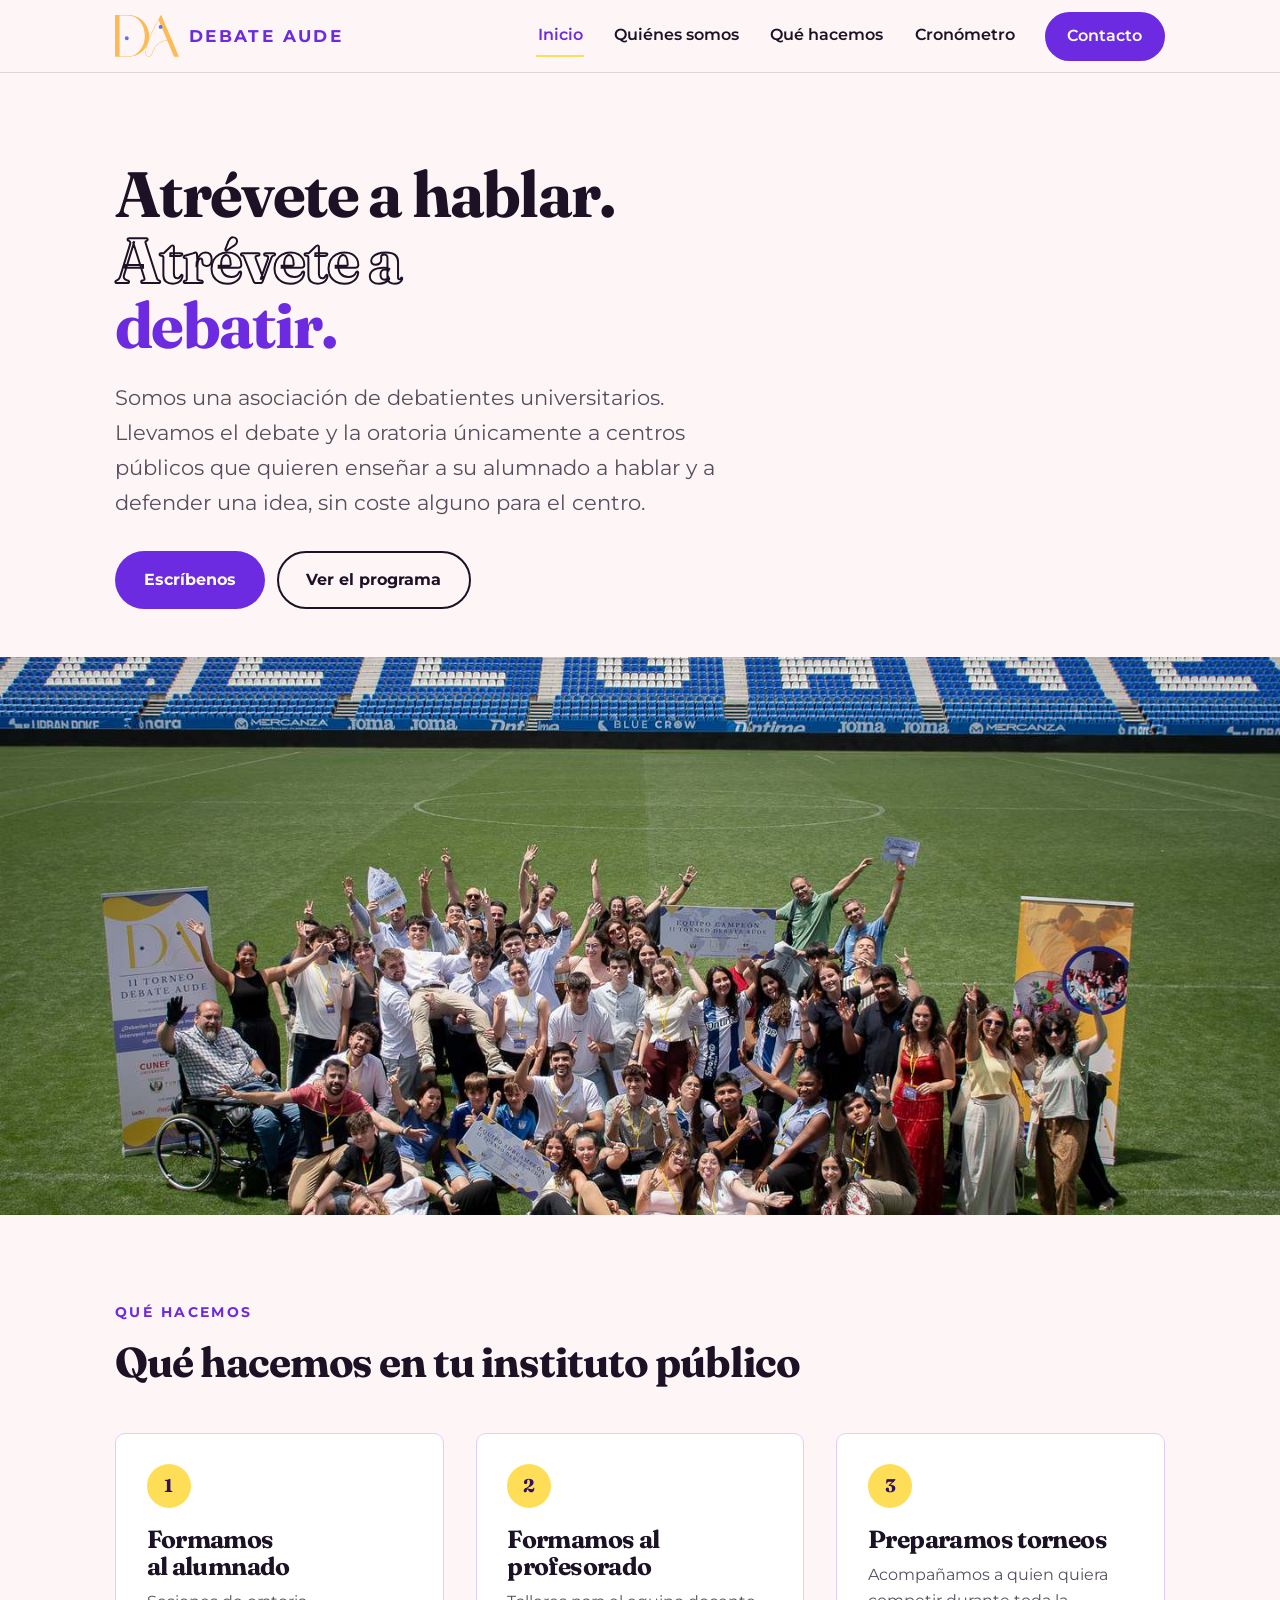
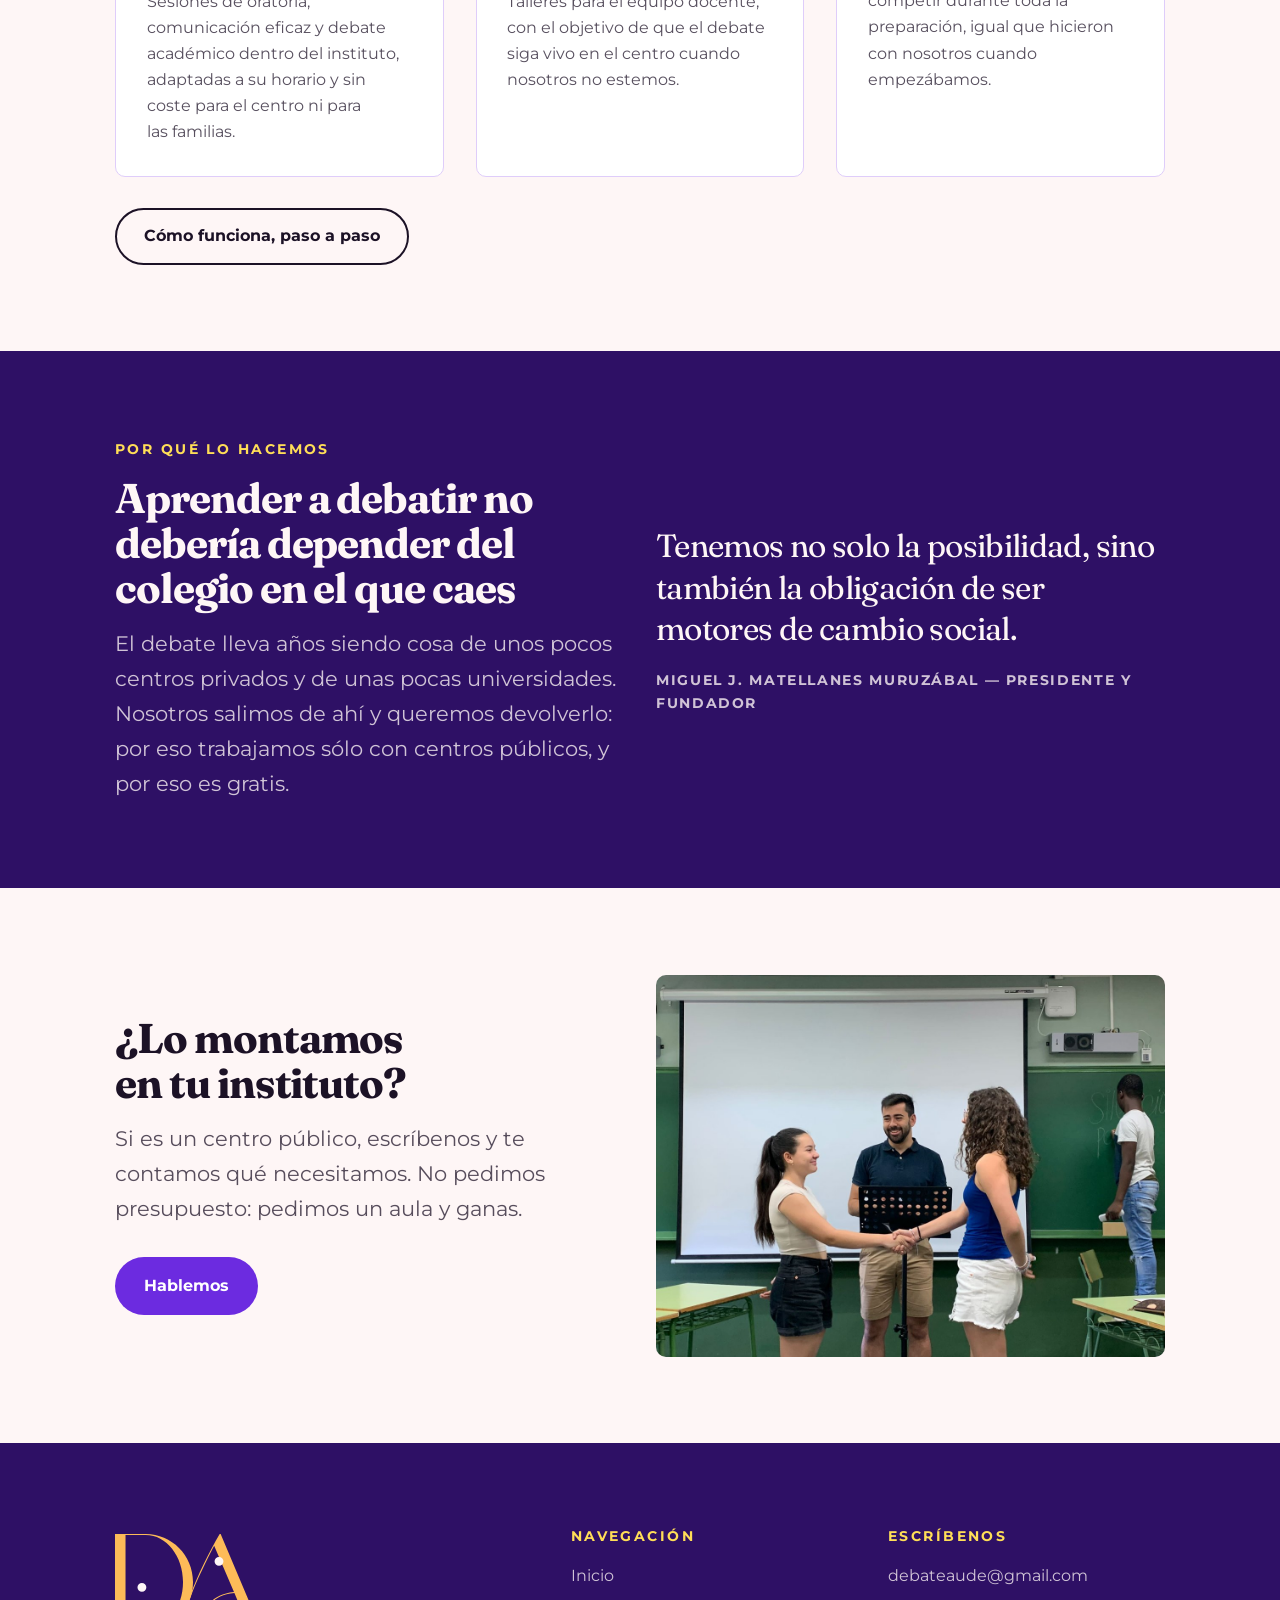
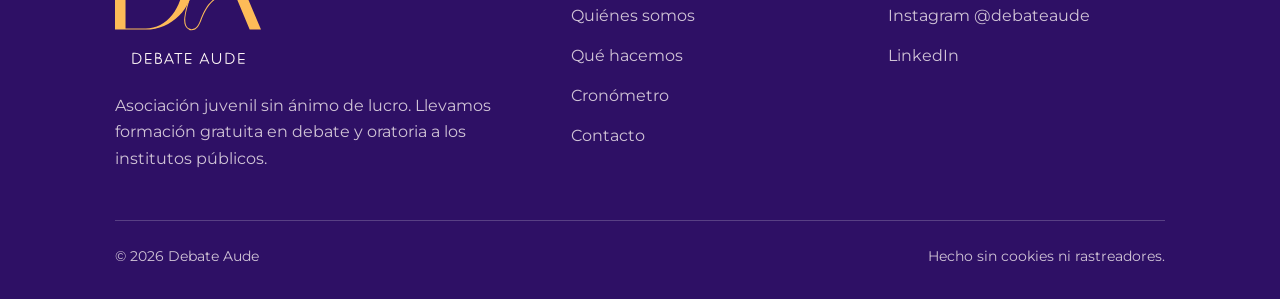
<file: index.html>
<!doctype html>
<html lang="es">
<head>
<meta charset="utf-8">
<meta name="viewport" content="width=device-width, initial-scale=1">
<title>Debate Aude · Debate y oratoria en institutos públicos</title>
<meta name="description" content="Asociación juvenil que lleva formación gratuita en debate y oratoria a institutos y centros de FP públicos de toda España.">
<link rel="canonical" href="https://debateaude.com/">
<meta name="theme-color" content="#6C2BE0">
<meta property="og:type" content="website">
<meta property="og:site_name" content="Debate Aude">
<meta property="og:locale" content="es_ES">
<meta property="og:title" content="Debate Aude · Debate y oratoria en institutos públicos">
<meta property="og:description" content="Asociación juvenil que lleva formación gratuita en debate y oratoria a institutos y centros de FP públicos de toda España.">
<meta property="og:url" content="https://debateaude.com/">
<meta property="og:image" content="https://debateaude.com/assets/og-debate-aude.png">
<meta property="og:image:width" content="1200">
<meta property="og:image:height" content="630">
<meta property="og:image:alt" content="Debate Aude — debate y oratoria gratis en institutos públicos">
<meta name="twitter:card" content="summary_large_image">
<link rel="icon" href="/assets/favicon.svg" type="image/svg+xml">
<link rel="preconnect" href="https://fonts.googleapis.com">
<link rel="preconnect" href="https://fonts.gstatic.com" crossorigin>
<link rel="stylesheet" href="https://fonts.googleapis.com/css2?family=Fraunces:opsz,wght@9..144,400;9..144,700&family=Montserrat:wght@400;600;700&display=swap">
<link rel="stylesheet" href="/styles.css">
<script type="application/ld+json">
{
  "@context": "https://schema.org",
  "@type": "NGO",
  "@id": "https://debateaude.com/#organizacion",
  "name": "Debate Aude",
  "url": "https://debateaude.com/",
  "logo": "https://debateaude.com/assets/logo-aude.svg",
  "image": "https://debateaude.com/assets/og-debate-aude.png",
  "slogan": "Atrévete a hablar, atrévete a debatir",
  "description": "Asociación juvenil que imparte formación gratuita en debate y oratoria exclusivamente en institutos y centros de FP públicos de toda España.",
  "email": "debateaude@gmail.com",
  "areaServed": {"@type": "Country", "name": "España"},
  "sameAs": [
    "https://www.instagram.com/debateaude/",
    "https://www.linkedin.com/company/debate-aude/"
  ],
  "contactPoint": [{
    "@type": "ContactPoint",
    "contactType": "Solicitudes de centros educativos",
    "email": "debateaude@gmail.com",
    "availableLanguage": ["es"]
  }]
}
</script>
</head>
<body>
<a class="saltar" href="#contenido">Saltar al contenido principal</a>
<header class="cabecera">
  <div class="contenedor cabecera__fila">
    <a class="marca" href="/"><img class="marca__iso" src="/assets/isotipo-aude.svg" alt="" width="120" height="79"><span class="marca__texto">Debate Aude</span></a>
    <nav aria-label="Principal">
      <button class="nav__boton" type="button" id="nav-boton" aria-expanded="false" aria-controls="nav-lista" hidden>
        <span class="barras" aria-hidden="true"></span><span class="nav__boton__txt">Menú</span>
      </button>
      <ul class="nav__lista" id="nav-lista">
        <li><a href="/" aria-current="page">Inicio</a></li>
        <li><a href="/quienes-somos.html">Quiénes somos</a></li>
        <li><a href="/que-hacemos.html">Qué hacemos</a></li>
        <li><a href="/crono.html">Cronómetro</a></li>
        <li><a class="boton boton--primario" href="/contacto.html">Contacto</a></li>
      </ul>
    </nav>
  </div>
</header>
<main id="contenido">

<section class="portada">
  <div class="contenedor">
    <h1>Atrévete a hablar.<br><span class="contorno">Atrévete a</span><br><span class="morado">debatir.</span></h1>
    <p>Somos una asociación de debatientes universitarios. Llevamos el debate y
    la oratoria únicamente a centros públicos que quieren enseñar a su alumnado a
    hablar y a defender una idea, sin coste alguno para el centro.</p>
    <div class="acciones espacio-arriba">
      <a class="boton boton--primario" href="/contacto.html">Escríbenos</a>
      <a class="boton boton--secundario" href="/que-hacemos.html">Ver el programa</a>
    </div>
  </div>
</section>

<figure class="foto foto--ancha tira-foto">
  <img src="/assets/img/portada.jpg" width="1440" height="810" fetchpriority="high"
       alt="Participantes del II Torneo Debate Aude sobre el césped del Estadio Municipal de Butarque">
</figure>

<section class="seccion" aria-labelledby="hacemos-titulo">
  <div class="contenedor">
    <div class="encabezado">
      <p class="rotulo">Qué hacemos</p>
      <h2 id="hacemos-titulo">Qué hacemos en tu instituto público</h2>
    </div>
    <div class="rejilla rejilla--3">
      <div class="tarjeta">
        <span class="tarjeta__icono" aria-hidden="true">1</span>
        <h3>Formamos al alumnado</h3>
        <p>Sesiones de oratoria, comunicación eficaz y debate académico dentro del
        instituto, adaptadas a su horario y sin coste para el centro ni para las
        familias.</p>
      </div>
      <div class="tarjeta">
        <span class="tarjeta__icono" aria-hidden="true">2</span>
        <h3>Formamos al profesorado</h3>
        <p>Talleres para el equipo docente, con el objetivo de que el debate siga
        vivo en el centro cuando nosotros no estemos.</p>
      </div>
      <div class="tarjeta">
        <span class="tarjeta__icono" aria-hidden="true">3</span>
        <h3>Preparamos torneos</h3>
        <p>Acompañamos a quien quiera competir durante toda la preparación, igual
        que hicieron con nosotros cuando empezábamos.</p>
      </div>
    </div>
    <p class="espacio-arriba">
      <a class="boton boton--secundario" href="/que-hacemos.html">Cómo funciona, paso a paso</a>
    </p>
  </div>
</section>

<section class="seccion seccion--morado" aria-labelledby="porque-titulo">
  <div class="contenedor rejilla rejilla--2 alinear-centro">
    <div>
      <p class="rotulo">Por qué lo hacemos</p>
      <h2 id="porque-titulo" style="font-size:var(--h2);margin-bottom:1rem">
        Aprender a debatir no debería depender del colegio en el que caes</h2>
      <p class="entradilla">El debate lleva años siendo cosa de unos pocos centros
      privados y de unas pocas universidades. Nosotros salimos de ahí y queremos
      devolverlo: por eso trabajamos sólo con centros públicos, y por eso es gratis.</p>
    </div>
    <figure class="cita">
      <blockquote><p>Tenemos no solo la posibilidad, sino también la obligación de
      ser motores de cambio social.</p></blockquote>
      <figcaption>Miguel J. Matellanes Muruzábal — Presidente y fundador</figcaption>
    </figure>
  </div>
</section>

<section class="seccion" aria-labelledby="cta-titulo">
  <div class="contenedor rejilla rejilla--2 alinear-centro">
    <div>
      <h2 id="cta-titulo" style="font-size:var(--h2);margin-bottom:1rem">
        ¿Lo montamos en tu instituto?</h2>
      <p class="entradilla">Si es un centro público, escríbenos y te contamos qué
      necesitamos. No pedimos presupuesto: pedimos un aula y ganas.</p>
      <div class="acciones espacio-arriba">
        <a class="boton boton--primario" href="/contacto.html">Hablemos</a>
      </div>
    </div>
    <figure class="foto">
      <img src="/assets/img/aula.jpg" width="1200" height="900" loading="lazy"
           alt="Un formador de Debate Aude con dos alumnas durante una sesión en el aula">
    </figure>
  </div>
</section>

</main>
<footer class="pie">
  <div class="contenedor">
    <div class="pie__rejilla">
      <div>
        <a class="marca marca--pie" href="/" aria-label="Debate Aude · inicio"><img src="/assets/logo-negativo.svg" alt="Debate Aude" width="200" height="178"></a>
        <p class="pie__lema">Asociación juvenil sin ánimo de lucro. Llevamos formación
        gratuita en debate y oratoria a los institutos públicos.</p>
      </div>
      <div>
        <h2>Navegación</h2>
        <ul>
          <li><a href="/">Inicio</a></li>
          <li><a href="/quienes-somos.html">Quiénes somos</a></li>
          <li><a href="/que-hacemos.html">Qué hacemos</a></li>
          <li><a href="/crono.html">Cronómetro</a></li>
          <li><a href="/contacto.html">Contacto</a></li>
        </ul>
      </div>
      <div>
        <h2>Escríbenos</h2>
        <ul>
          <li><a href="mailto:debateaude@gmail.com">debateaude@gmail.com</a></li>
          <li><a href="https://www.instagram.com/debateaude/" rel="me noopener">Instagram @debateaude</a></li>
          <li><a href="https://www.linkedin.com/company/debate-aude/" rel="me noopener">LinkedIn</a></li>
        </ul>
      </div>
    </div>
    <div class="pie__legal">
      <p>© <span id="anyo">2026</span> Debate Aude</p>
      <p>Hecho sin cookies ni rastreadores.</p>
    </div>
  </div>
</footer>
<script src="/js/main.js" defer></script>
</body>
</html>
</file>
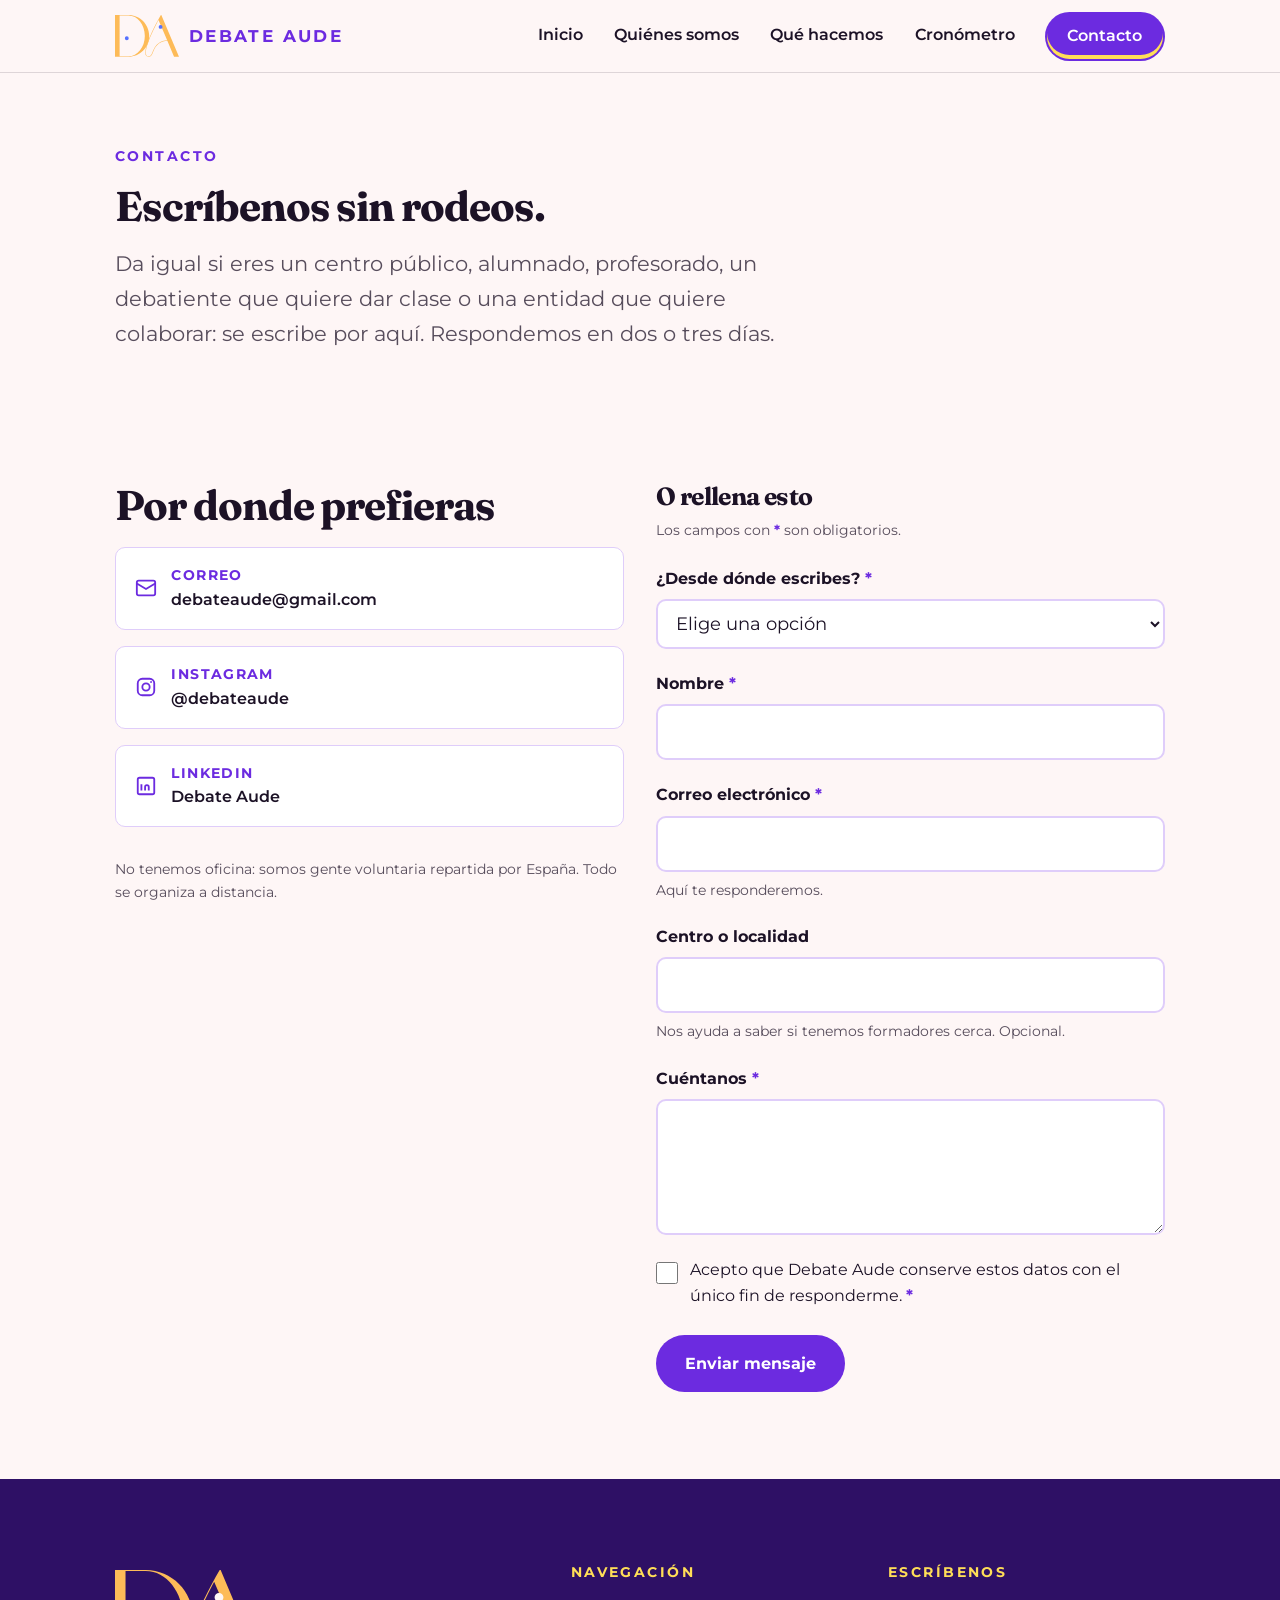
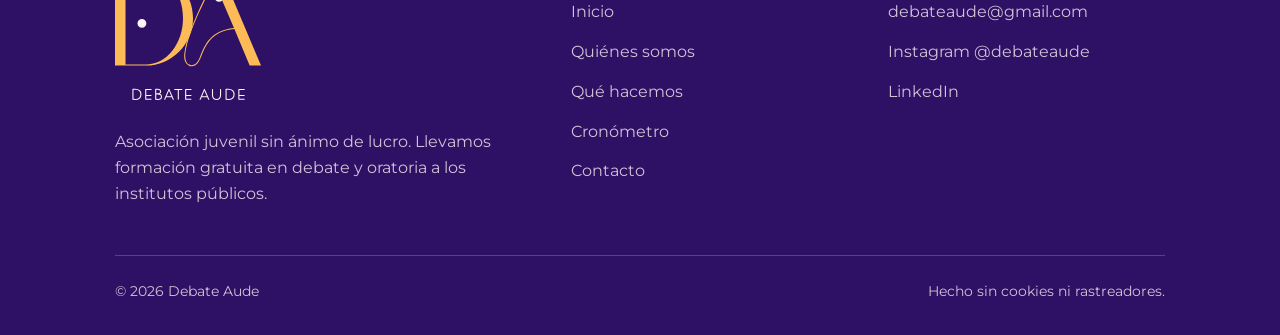
<file: contacto.html>
<!doctype html>
<html lang="es">
<head>
<meta charset="utf-8">
<meta name="viewport" content="width=device-width, initial-scale=1">
<title>Contacto · Debate Aude</title>
<meta name="description" content="Escríbenos si quieres llevar el debate a tu instituto, formarte con nosotros o colaborar. Por correo, por Instagram o con el formulario de la web.">
<link rel="canonical" href="https://debateaude.com/contacto.html">
<meta name="theme-color" content="#6C2BE0">
<meta property="og:type" content="website">
<meta property="og:site_name" content="Debate Aude">
<meta property="og:locale" content="es_ES">
<meta property="og:title" content="Contacto · Debate Aude">
<meta property="og:description" content="Escríbenos si quieres llevar el debate a tu instituto, formarte con nosotros o colaborar. Por correo, por Instagram o con el formulario de la web.">
<meta property="og:url" content="https://debateaude.com/contacto.html">
<meta property="og:image" content="https://debateaude.com/assets/og-debate-aude.png">
<meta property="og:image:width" content="1200">
<meta property="og:image:height" content="630">
<meta property="og:image:alt" content="Debate Aude — debate y oratoria gratis en institutos públicos">
<meta name="twitter:card" content="summary_large_image">
<link rel="icon" href="/assets/favicon.svg" type="image/svg+xml">
<link rel="preconnect" href="https://fonts.googleapis.com">
<link rel="preconnect" href="https://fonts.gstatic.com" crossorigin>
<link rel="stylesheet" href="https://fonts.googleapis.com/css2?family=Fraunces:opsz,wght@9..144,400;9..144,700&family=Montserrat:wght@400;600;700&display=swap">
<link rel="stylesheet" href="/styles.css">
<script type="application/ld+json">
{"@context":"https://schema.org","@type":"BreadcrumbList","itemListElement":[{"@type":"ListItem","position":1,"name":"Inicio","item":"https://debateaude.com/"},{"@type":"ListItem","position":2,"name":"Contacto","item":"https://debateaude.com/contacto.html"}]}
</script>
<script type="application/ld+json">
{"@context":"https://schema.org","@type":"ContactPage","name":"Contacto · Debate Aude","url":"https://debateaude.com/contacto.html","about":{"@id":"https://debateaude.com/#organizacion"}}
</script>
</head>
<body>
<a class="saltar" href="#contenido">Saltar al contenido principal</a>
<header class="cabecera">
  <div class="contenedor cabecera__fila">
    <a class="marca" href="/"><img class="marca__iso" src="/assets/isotipo-aude.svg" alt="" width="120" height="79"><span class="marca__texto">Debate Aude</span></a>
    <nav aria-label="Principal">
      <button class="nav__boton" type="button" id="nav-boton" aria-expanded="false" aria-controls="nav-lista" hidden>
        <span class="barras" aria-hidden="true"></span><span class="nav__boton__txt">Menú</span>
      </button>
      <ul class="nav__lista" id="nav-lista">
        <li><a href="/">Inicio</a></li>
        <li><a href="/quienes-somos.html">Quiénes somos</a></li>
        <li><a href="/que-hacemos.html">Qué hacemos</a></li>
        <li><a href="/crono.html">Cronómetro</a></li>
        <li><a class="boton boton--primario" href="/contacto.html" aria-current="page">Contacto</a></li>
      </ul>
    </nav>
  </div>
</header>
<main id="contenido">

<section class="cabecera-pagina">
  <div class="contenedor">
    <p class="rotulo">Contacto</p>
    <h1>Escríbenos sin rodeos.</h1>
    <p class="entradilla">Da igual si eres un centro público, alumnado, profesorado,
    un debatiente que quiere dar clase o una entidad que quiere colaborar: se
    escribe por aquí. Respondemos en dos o tres días.</p>
  </div>
</section>

<section class="seccion" aria-labelledby="form-titulo">
  <div class="contenedor rejilla rejilla--2 alinear-arriba">

    <div>
      <h2 id="form-titulo" style="font-size:var(--h2);margin-bottom:1.2rem">Por donde prefieras</h2>
      <div class="contactos">
        <a class="contacto-directo" href="mailto:debateaude@gmail.com">
          <svg viewBox="0 0 24 24" fill="none" stroke="currentColor" stroke-width="2" aria-hidden="true">
            <rect x="2" y="4" width="20" height="16" rx="2"/><path d="m2 7 10 6 10-6"/></svg>
          <span><b>Correo</b>debateaude@gmail.com</span>
        </a>
        <a class="contacto-directo" href="https://www.instagram.com/debateaude/" rel="me noopener">
          <svg viewBox="0 0 24 24" fill="none" stroke="currentColor" stroke-width="2" aria-hidden="true">
            <rect x="3" y="3" width="18" height="18" rx="5"/><circle cx="12" cy="12" r="4"/>
            <circle cx="17.5" cy="6.5" r="1" fill="currentColor" stroke="none"/></svg>
          <span><b>Instagram</b>@debateaude</span>
        </a>
        <a class="contacto-directo" href="https://www.linkedin.com/company/debate-aude/" rel="me noopener">
          <svg viewBox="0 0 24 24" fill="none" stroke="currentColor" stroke-width="2" aria-hidden="true">
            <rect x="3" y="3" width="18" height="18" rx="2"/><path d="M7 10v7M7 7v.01M11 17v-4a2 2 0 0 1 4 0v4"/></svg>
          <span><b>LinkedIn</b>Debate Aude</span>
        </a>
      </div>
      <p class="campo__ayuda espacio-arriba">No tenemos oficina: somos gente
      voluntaria repartida por España. Todo se organiza a distancia.</p>
    </div>

    <div class="formulario">
      <h2 style="font-size:var(--h3);margin-bottom:.6rem">O rellena esto</h2>
      <p class="campo__ayuda" style="margin-bottom:1.5rem">Los campos con
      <span class="obligatorio">*</span> son obligatorios.</p>

      <form class="js-form" action="https://formspree.io/f/xaeyboeo" method="post"
            data-min-seconds="3" id="form-contacto">
        <input type="hidden" name="_subject" value="Nuevo mensaje desde debateaude.com">
        <input type="hidden" name="_next" value="https://debateaude.com/gracias.html">
        <div class="trampa" aria-hidden="true">
          <label for="con-web">No rellenes este campo</label>
          <input id="con-web" name="_gotcha" type="text" tabindex="-1" autocomplete="off">
        </div>

        <div class="campos">
          <div class="campo">
            <label for="con-perfil">¿Desde dónde escribes? <span class="obligatorio" aria-hidden="true">*</span></label>
            <select id="con-perfil" name="perfil" required aria-describedby="con-perfil-error">
              <option value="">Elige una opción</option>
              <option>Instituto público o centro de FP</option>
              <option>Alumno o alumna</option>
              <option>Profesorado</option>
              <option>Familia</option>
              <option>Quiero dar formaciones</option>
              <option>Entidad que quiere colaborar</option>
              <option>Otro</option>
            </select>
            <p class="campo__error" id="con-perfil-error" hidden></p>
          </div>

          <div class="campo">
            <label for="con-nombre">Nombre <span class="obligatorio" aria-hidden="true">*</span></label>
            <input id="con-nombre" name="nombre" type="text" required minlength="2"
                   maxlength="80" autocomplete="name" aria-describedby="con-nombre-error">
            <p class="campo__error" id="con-nombre-error" hidden></p>
          </div>

          <div class="campo">
            <label for="con-email">Correo electrónico <span class="obligatorio" aria-hidden="true">*</span></label>
            <input id="con-email" name="email" type="email" required maxlength="120"
                   autocomplete="email" aria-describedby="con-email-ayuda con-email-error">
            <p class="campo__ayuda" id="con-email-ayuda">Aquí te responderemos.</p>
            <p class="campo__error" id="con-email-error" hidden></p>
          </div>

          <div class="campo">
            <label for="con-centro">Centro o localidad</label>
            <input id="con-centro" name="centro" type="text" maxlength="120"
                   autocomplete="organization" aria-describedby="con-centro-ayuda con-centro-error">
            <p class="campo__ayuda" id="con-centro-ayuda">Nos ayuda a saber si tenemos
            formadores cerca. Opcional.</p>
            <p class="campo__error" id="con-centro-error" hidden></p>
          </div>

          <div class="campo">
            <label for="con-mensaje">Cuéntanos <span class="obligatorio" aria-hidden="true">*</span></label>
            <textarea id="con-mensaje" name="mensaje" required minlength="20" maxlength="1500"
                      aria-describedby="con-mensaje-error"></textarea>
            <p class="campo__error" id="con-mensaje-error" hidden></p>
          </div>

          <div class="campo campo--casilla">
            <input id="con-consent" name="consentimiento" type="checkbox" required
                   value="Sí" aria-describedby="con-consent-error">
            <label for="con-consent">Acepto que Debate Aude conserve estos datos con el
            único fin de responderme. <span class="obligatorio" aria-hidden="true">*</span></label>
            <p class="campo__error" id="con-consent-error" hidden></p>
          </div>
        </div>

        <div class="form__estado" role="status" aria-live="polite" tabindex="-1" hidden></div>

        <div class="enviar">
          <button class="boton boton--primario" type="submit">Enviar mensaje</button>
        </div>
      </form>

      <div class="form__exito" tabindex="-1" hidden>
        <h2>Recibido. Gracias.</h2>
        <p>Te respondemos al correo que nos has dejado, normalmente en dos o tres
        días. Si es urgente, escríbenos a
        <a href="mailto:debateaude@gmail.com">debateaude@gmail.com</a>.</p>
      </div>
    </div>

  </div>
</section>

</main>
<footer class="pie">
  <div class="contenedor">
    <div class="pie__rejilla">
      <div>
        <a class="marca marca--pie" href="/" aria-label="Debate Aude · inicio"><img src="/assets/logo-negativo.svg" alt="Debate Aude" width="200" height="178"></a>
        <p class="pie__lema">Asociación juvenil sin ánimo de lucro. Llevamos formación
        gratuita en debate y oratoria a los institutos públicos.</p>
      </div>
      <div>
        <h2>Navegación</h2>
        <ul>
          <li><a href="/">Inicio</a></li>
          <li><a href="/quienes-somos.html">Quiénes somos</a></li>
          <li><a href="/que-hacemos.html">Qué hacemos</a></li>
          <li><a href="/crono.html">Cronómetro</a></li>
          <li><a href="/contacto.html">Contacto</a></li>
        </ul>
      </div>
      <div>
        <h2>Escríbenos</h2>
        <ul>
          <li><a href="mailto:debateaude@gmail.com">debateaude@gmail.com</a></li>
          <li><a href="https://www.instagram.com/debateaude/" rel="me noopener">Instagram @debateaude</a></li>
          <li><a href="https://www.linkedin.com/company/debate-aude/" rel="me noopener">LinkedIn</a></li>
        </ul>
      </div>
    </div>
    <div class="pie__legal">
      <p>© <span id="anyo">2026</span> Debate Aude</p>
      <p>Hecho sin cookies ni rastreadores.</p>
    </div>
  </div>
</footer>
<script src="/js/main.js" defer></script>
<script src="/js/forms.js" defer></script>
</body>
</html>
</file>
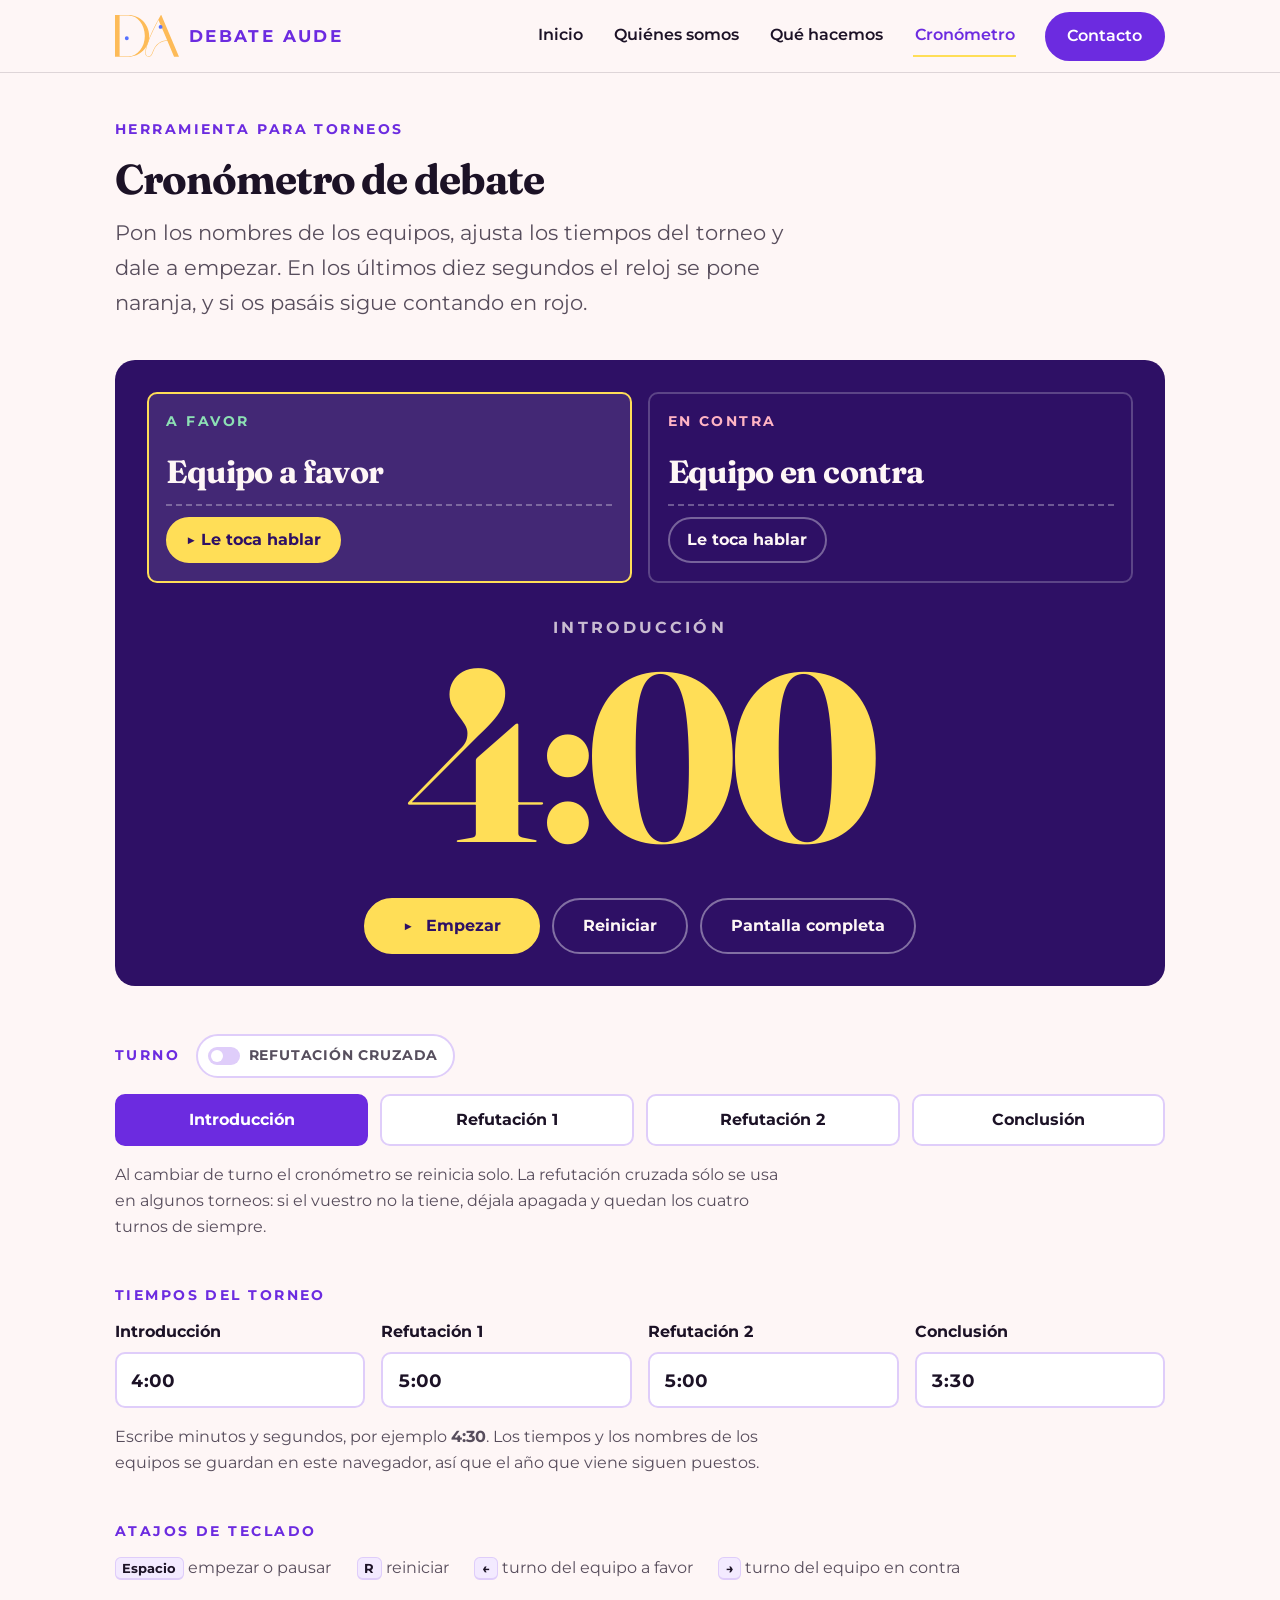
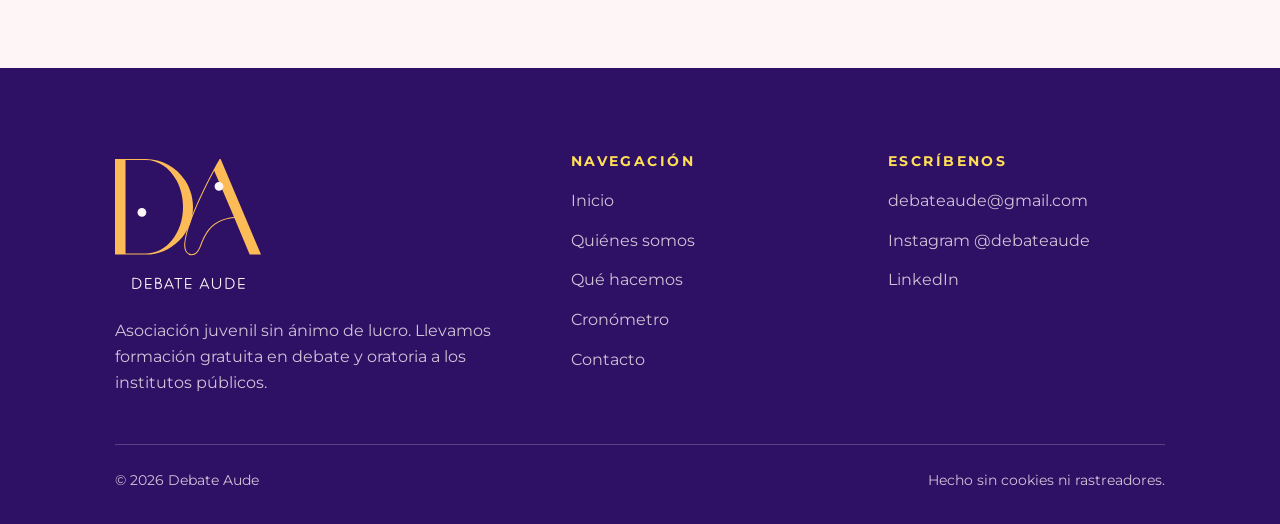
<file: crono.html>
<!doctype html>
<html lang="es">
<head>
<meta charset="utf-8">
<meta name="viewport" content="width=device-width, initial-scale=1">
<title>Cronómetro de debate · Debate Aude</title>
<meta name="description" content="Cronómetro para torneos de debate: tiempos configurables por turno, aviso en los últimos segundos y cuenta en negativo al pasarse.">
<link rel="canonical" href="https://debateaude.com/crono.html">
<meta name="theme-color" content="#6C2BE0">
<meta property="og:type" content="website">
<meta property="og:site_name" content="Debate Aude">
<meta property="og:locale" content="es_ES">
<meta property="og:title" content="Cronómetro de debate · Debate Aude">
<meta property="og:description" content="Cronómetro para torneos de debate, con tiempos configurables por turno.">
<meta property="og:url" content="https://debateaude.com/crono.html">
<meta property="og:image" content="https://debateaude.com/assets/og-debate-aude.png">
<meta property="og:image:width" content="1200">
<meta property="og:image:height" content="630">
<meta property="og:image:alt" content="Debate Aude — debate y oratoria gratis en institutos públicos">
<meta name="twitter:card" content="summary_large_image">
<link rel="icon" href="/assets/favicon.svg" type="image/svg+xml">
<link rel="preconnect" href="https://fonts.googleapis.com">
<link rel="preconnect" href="https://fonts.gstatic.com" crossorigin>
<link rel="stylesheet" href="https://fonts.googleapis.com/css2?family=Fraunces:opsz,wght@9..144,400;9..144,700&family=Montserrat:wght@400;600;700&display=swap">
<link rel="stylesheet" href="/styles.css">
<script type="application/ld+json">
{"@context":"https://schema.org","@type":"BreadcrumbList","itemListElement":[{"@type":"ListItem","position":1,"name":"Inicio","item":"https://debateaude.com/"},{"@type":"ListItem","position":2,"name":"Cronómetro","item":"https://debateaude.com/crono.html"}]}
</script>
<script type="application/ld+json">
{"@context":"https://schema.org","@type":"WebApplication","name":"Cronómetro de debate","url":"https://debateaude.com/crono.html","applicationCategory":"UtilitiesApplication","operatingSystem":"Cualquier navegador","inLanguage":"es","description":"Cronómetro para torneos de debate académico, con tiempos configurables por turno, aviso en los últimos segundos y cuenta en negativo al pasarse.","offers":{"@type":"Offer","price":"0","priceCurrency":"EUR"},"publisher":{"@id":"https://debateaude.com/#organizacion"}}
</script>
</head>
<body>
<a class="saltar" href="#contenido">Saltar al contenido principal</a>
<header class="cabecera">
  <div class="contenedor cabecera__fila">
    <a class="marca" href="/"><img class="marca__iso" src="/assets/isotipo-aude.svg" alt="" width="120" height="79"><span class="marca__texto">Debate Aude</span></a>
    <nav aria-label="Principal">
      <button class="nav__boton" type="button" id="nav-boton" aria-expanded="false" aria-controls="nav-lista" hidden>
        <span class="barras" aria-hidden="true"></span><span class="nav__boton__txt">Menú</span>
      </button>
      <ul class="nav__lista" id="nav-lista">
        <li><a href="/">Inicio</a></li>
        <li><a href="/quienes-somos.html">Quiénes somos</a></li>
        <li><a href="/que-hacemos.html">Qué hacemos</a></li>
        <li><a href="/crono.html" aria-current="page">Cronómetro</a></li>
        <li><a class="boton boton--primario" href="/contacto.html">Contacto</a></li>
      </ul>
    </nav>
  </div>
</header>
<main id="contenido" class="crono">

<div class="contenedor">
  <div class="crono-intro">
    <p class="rotulo">Herramienta para torneos</p>
    <h1>Cronómetro de debate</h1>
    <p class="entradilla">Pon los nombres de los equipos, ajusta los tiempos del
    torneo y dale a empezar. En los últimos diez segundos el reloj se pone
    naranja, y si os pasáis sigue contando en rojo.</p>
  </div>

  <!-- ===================== TABLERO ===================== -->
  <section class="tablero" id="crono-tablero" data-estado="normal" data-lado="favor"
           data-marcha="no" aria-label="Cronómetro">

    <div class="tablero__equipos">
      <div class="equipo equipo--favor">
        <p class="equipo__papel">A favor</p>
        <label class="solo-lectores" for="nombre-favor">Nombre del equipo a favor</label>
        <input class="equipo__nombre" id="nombre-favor" type="text" maxlength="40"
               autocomplete="off" spellcheck="false" placeholder="Equipo a favor">
        <button class="equipo__turno" type="button" id="lado-favor" aria-pressed="true">
          Le toca hablar
        </button>
      </div>

      <div class="equipo equipo--contra">
        <p class="equipo__papel">En contra</p>
        <label class="solo-lectores" for="nombre-contra">Nombre del equipo en contra</label>
        <input class="equipo__nombre" id="nombre-contra" type="text" maxlength="40"
               autocomplete="off" spellcheck="false" placeholder="Equipo en contra">
        <button class="equipo__turno" type="button" id="lado-contra" aria-pressed="false">
          Le toca hablar
        </button>
      </div>
    </div>

    <div class="tablero__reloj">
      <p class="tablero__turno" id="crono-turno-activo">Introducción</p>
      <p class="tablero__cifra" id="crono-pantalla" role="timer" aria-live="off">4:00</p>
      <p class="solo-lectores" id="crono-aviso" role="status" aria-live="polite"></p>
    </div>

    <div class="tablero__mandos">
      <button class="crono-boton crono-boton--principal" type="button" id="crono-play"
              data-accion="play" aria-label="Empezar el cronómetro">
        <span class="crono-boton__txt">Empezar</span>
      </button>
      <button class="crono-boton" type="button" id="crono-reset">Reiniciar</button>
      <button class="crono-boton" type="button" id="crono-pantalla-completa" aria-pressed="false">
        Pantalla completa
      </button>
    </div>
  </section>

  <!-- ===================== TURNOS ===================== -->
  <section class="crono-bloque" aria-labelledby="turnos-titulo">
    <div class="crono-bloque__cabecera">
      <h2 id="turnos-titulo" class="crono-bloque__titulo">Turno</h2>
      <button class="interruptor" type="button" id="crono-cruzada" aria-pressed="false">
        <span class="interruptor__luz" aria-hidden="true"></span>
        <span>Refutación cruzada</span>
      </button>
    </div>
    <div class="turnos" role="group" aria-label="Elegir turno">
      <button class="turno" type="button" data-turno="introduccion" aria-pressed="true">Introducción</button>
      <button class="turno" type="button" data-turno="cruzada" aria-pressed="false" hidden>Refutación cruzada</button>
      <button class="turno" type="button" data-turno="refutacion1" aria-pressed="false">Refutación 1</button>
      <button class="turno" type="button" data-turno="refutacion2" aria-pressed="false">Refutación 2</button>
      <button class="turno" type="button" data-turno="conclusion" aria-pressed="false">Conclusión</button>
    </div>
    <p class="crono-nota">Al cambiar de turno el cronómetro se reinicia solo.
    La refutación cruzada sólo se usa en algunos torneos: si el vuestro no la
    tiene, déjala apagada y quedan los cuatro turnos de siempre.</p>
  </section>

  <!-- ===================== TIEMPOS ===================== -->
  <section class="crono-bloque" aria-labelledby="tiempos-titulo">
    <h2 id="tiempos-titulo" class="crono-bloque__titulo">Tiempos del torneo</h2>
    <div class="tiempos">
      <div class="campo">
        <label for="t-introduccion">Introducción</label>
        <input id="t-introduccion" data-duracion="introduccion" type="text"
               inputmode="numeric" autocomplete="off" aria-describedby="ayuda-tiempos">
      </div>
      <div class="campo" id="campo-cruzada" hidden>
        <label for="t-cruzada">Refutación cruzada</label>
        <input id="t-cruzada" data-duracion="cruzada" type="text"
               inputmode="numeric" autocomplete="off" aria-describedby="ayuda-tiempos">
      </div>
      <div class="campo">
        <label for="t-refutacion1">Refutación 1</label>
        <input id="t-refutacion1" data-duracion="refutacion1" type="text"
               inputmode="numeric" autocomplete="off" aria-describedby="ayuda-tiempos">
      </div>
      <div class="campo">
        <label for="t-refutacion2">Refutación 2</label>
        <input id="t-refutacion2" data-duracion="refutacion2" type="text"
               inputmode="numeric" autocomplete="off" aria-describedby="ayuda-tiempos">
      </div>
      <div class="campo">
        <label for="t-conclusion">Conclusión</label>
        <input id="t-conclusion" data-duracion="conclusion" type="text"
               inputmode="numeric" autocomplete="off" aria-describedby="ayuda-tiempos">
      </div>
    </div>
    <p class="crono-nota" id="ayuda-tiempos">Escribe minutos y segundos, por ejemplo
    <strong>4:30</strong>. Los tiempos y los nombres de los equipos se guardan en este
    navegador, así que el año que viene siguen puestos.</p>
  </section>

  <section class="crono-bloque" aria-labelledby="atajos-titulo">
    <h2 id="atajos-titulo" class="crono-bloque__titulo">Atajos de teclado</h2>
    <ul class="atajos">
      <li><kbd>Espacio</kbd> empezar o pausar</li>
      <li><kbd>R</kbd> reiniciar</li>
      <li><kbd>←</kbd> turno del equipo a favor</li>
      <li><kbd>→</kbd> turno del equipo en contra</li>
    </ul>
  </section>

</div>
</main>
<footer class="pie">
  <div class="contenedor">
    <div class="pie__rejilla">
      <div>
        <a class="marca marca--pie" href="/" aria-label="Debate Aude · inicio"><img src="/assets/logo-negativo.svg" alt="Debate Aude" width="200" height="178"></a>
        <p class="pie__lema">Asociación juvenil sin ánimo de lucro. Llevamos formación
        gratuita en debate y oratoria a los institutos públicos.</p>
      </div>
      <div>
        <h2>Navegación</h2>
        <ul>
          <li><a href="/">Inicio</a></li>
          <li><a href="/quienes-somos.html">Quiénes somos</a></li>
          <li><a href="/que-hacemos.html">Qué hacemos</a></li>
          <li><a href="/crono.html">Cronómetro</a></li>
          <li><a href="/contacto.html">Contacto</a></li>
        </ul>
      </div>
      <div>
        <h2>Escríbenos</h2>
        <ul>
          <li><a href="mailto:debateaude@gmail.com">debateaude@gmail.com</a></li>
          <li><a href="https://www.instagram.com/debateaude/" rel="me noopener">Instagram @debateaude</a></li>
          <li><a href="https://www.linkedin.com/company/debate-aude/" rel="me noopener">LinkedIn</a></li>
        </ul>
      </div>
    </div>
    <div class="pie__legal">
      <p>© <span id="anyo">2026</span> Debate Aude</p>
      <p>Hecho sin cookies ni rastreadores.</p>
    </div>
  </div>
</footer>
<script src="/js/main.js" defer></script>
<script src="/js/crono.js" defer></script>
</body>
</html>
</file>
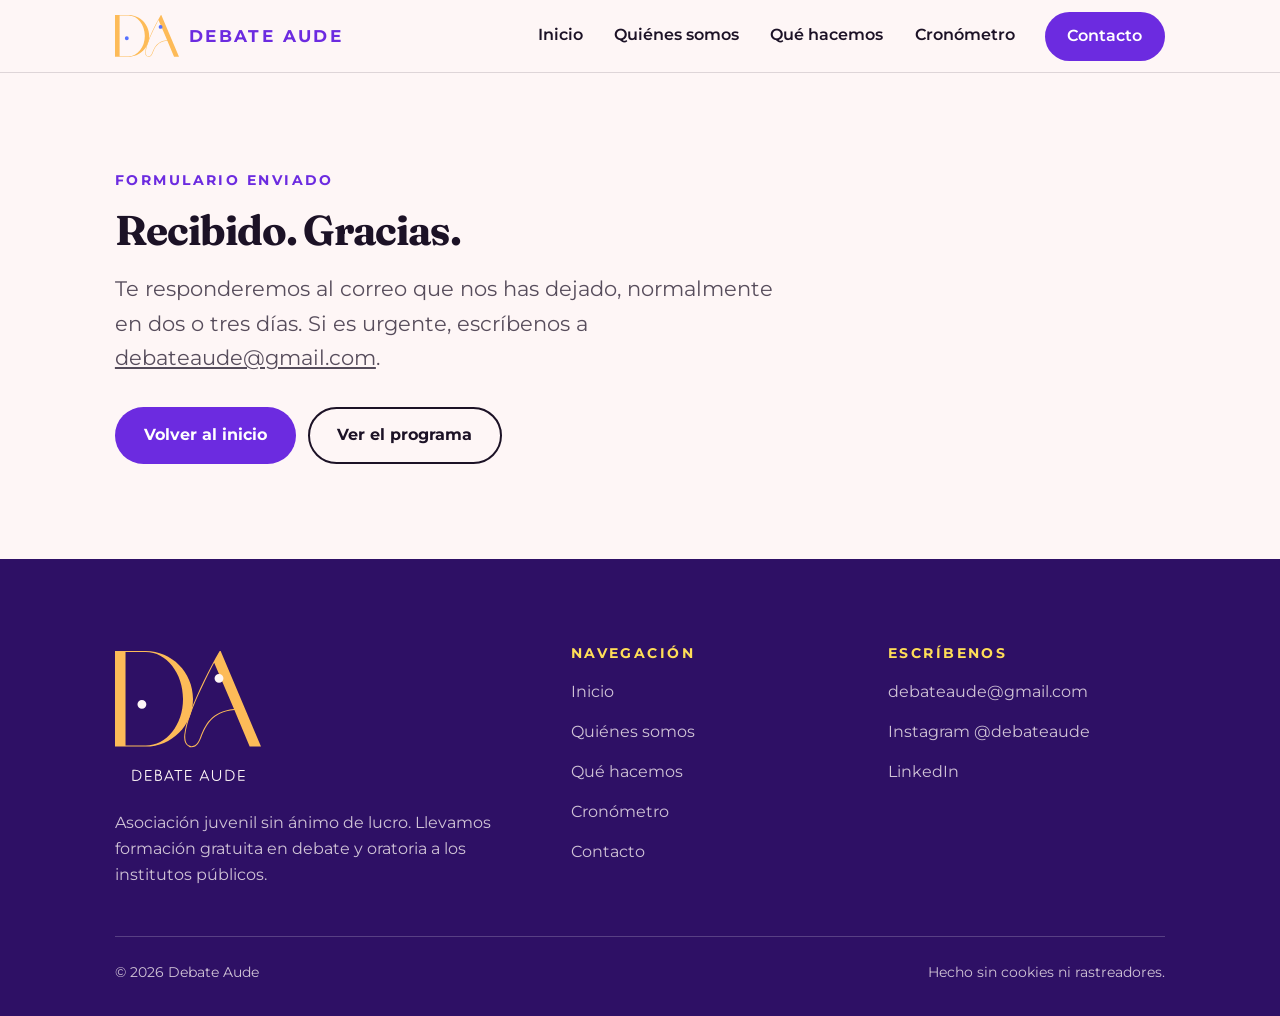
<file: gracias.html>
<!doctype html>
<html lang="es">
<head>
<meta charset="utf-8">
<meta name="viewport" content="width=device-width, initial-scale=1">
<title>Mensaje enviado · Debate Aude</title>
<meta name="description" content="Hemos recibido tu mensaje y te responderemos al correo que nos has dejado en dos o tres días.">
<meta name="theme-color" content="#6C2BE0">
<meta property="og:type" content="website">
<meta property="og:site_name" content="Debate Aude">
<meta property="og:locale" content="es_ES">
<meta property="og:title" content="Mensaje enviado · Debate Aude">
<meta property="og:description" content="Hemos recibido tu mensaje y te responderemos al correo que nos has dejado en dos o tres días.">
<meta property="og:url" content="https://debateaude.com/gracias.html">
<meta property="og:image" content="https://debateaude.com/assets/og-debate-aude.png">
<meta property="og:image:width" content="1200">
<meta property="og:image:height" content="630">
<meta property="og:image:alt" content="Debate Aude — debate y oratoria gratis en institutos públicos">
<meta name="twitter:card" content="summary_large_image">
<link rel="icon" href="/assets/favicon.svg" type="image/svg+xml">
<link rel="preconnect" href="https://fonts.googleapis.com">
<link rel="preconnect" href="https://fonts.gstatic.com" crossorigin>
<link rel="stylesheet" href="https://fonts.googleapis.com/css2?family=Fraunces:opsz,wght@9..144,400;9..144,700&family=Montserrat:wght@400;600;700&display=swap">
<link rel="stylesheet" href="/styles.css">
<meta name="robots" content="noindex, follow">
</head>
<body>
<a class="saltar" href="#contenido">Saltar al contenido principal</a>
<header class="cabecera">
  <div class="contenedor cabecera__fila">
    <a class="marca" href="/"><img class="marca__iso" src="/assets/isotipo-aude.svg" alt="" width="120" height="79"><span class="marca__texto">Debate Aude</span></a>
    <nav aria-label="Principal">
      <button class="nav__boton" type="button" id="nav-boton" aria-expanded="false" aria-controls="nav-lista" hidden>
        <span class="barras" aria-hidden="true"></span><span class="nav__boton__txt">Menú</span>
      </button>
      <ul class="nav__lista" id="nav-lista">
        <li><a href="/">Inicio</a></li>
        <li><a href="/quienes-somos.html">Quiénes somos</a></li>
        <li><a href="/que-hacemos.html">Qué hacemos</a></li>
        <li><a href="/crono.html">Cronómetro</a></li>
        <li><a class="boton boton--primario" href="/contacto.html">Contacto</a></li>
      </ul>
    </nav>
  </div>
</header>
<main id="contenido">
<section class="seccion pagina-corta">
  <div class="contenedor">
    <p class="rotulo">Formulario enviado</p>
    <h1>Recibido. Gracias.</h1>
    <p class="entradilla">Te responderemos al correo que nos has dejado, normalmente
    en dos o tres días. Si es urgente, escríbenos a
    <a href="mailto:debateaude@gmail.com">debateaude@gmail.com</a>.</p>
    <div class="acciones espacio-arriba">
      <a class="boton boton--primario" href="/">Volver al inicio</a>
      <a class="boton boton--secundario" href="/que-hacemos.html">Ver el programa</a>
    </div>
  </div>
</section>
</main>
<footer class="pie">
  <div class="contenedor">
    <div class="pie__rejilla">
      <div>
        <a class="marca marca--pie" href="/" aria-label="Debate Aude · inicio"><img src="/assets/logo-negativo.svg" alt="Debate Aude" width="200" height="178"></a>
        <p class="pie__lema">Asociación juvenil sin ánimo de lucro. Llevamos formación
        gratuita en debate y oratoria a los institutos públicos.</p>
      </div>
      <div>
        <h2>Navegación</h2>
        <ul>
          <li><a href="/">Inicio</a></li>
          <li><a href="/quienes-somos.html">Quiénes somos</a></li>
          <li><a href="/que-hacemos.html">Qué hacemos</a></li>
          <li><a href="/crono.html">Cronómetro</a></li>
          <li><a href="/contacto.html">Contacto</a></li>
        </ul>
      </div>
      <div>
        <h2>Escríbenos</h2>
        <ul>
          <li><a href="mailto:debateaude@gmail.com">debateaude@gmail.com</a></li>
          <li><a href="https://www.instagram.com/debateaude/" rel="me noopener">Instagram @debateaude</a></li>
          <li><a href="https://www.linkedin.com/company/debate-aude/" rel="me noopener">LinkedIn</a></li>
        </ul>
      </div>
    </div>
    <div class="pie__legal">
      <p>© <span id="anyo">2026</span> Debate Aude</p>
      <p>Hecho sin cookies ni rastreadores.</p>
    </div>
  </div>
</footer>
<script src="/js/main.js" defer></script>
</body>
</html>
</file>
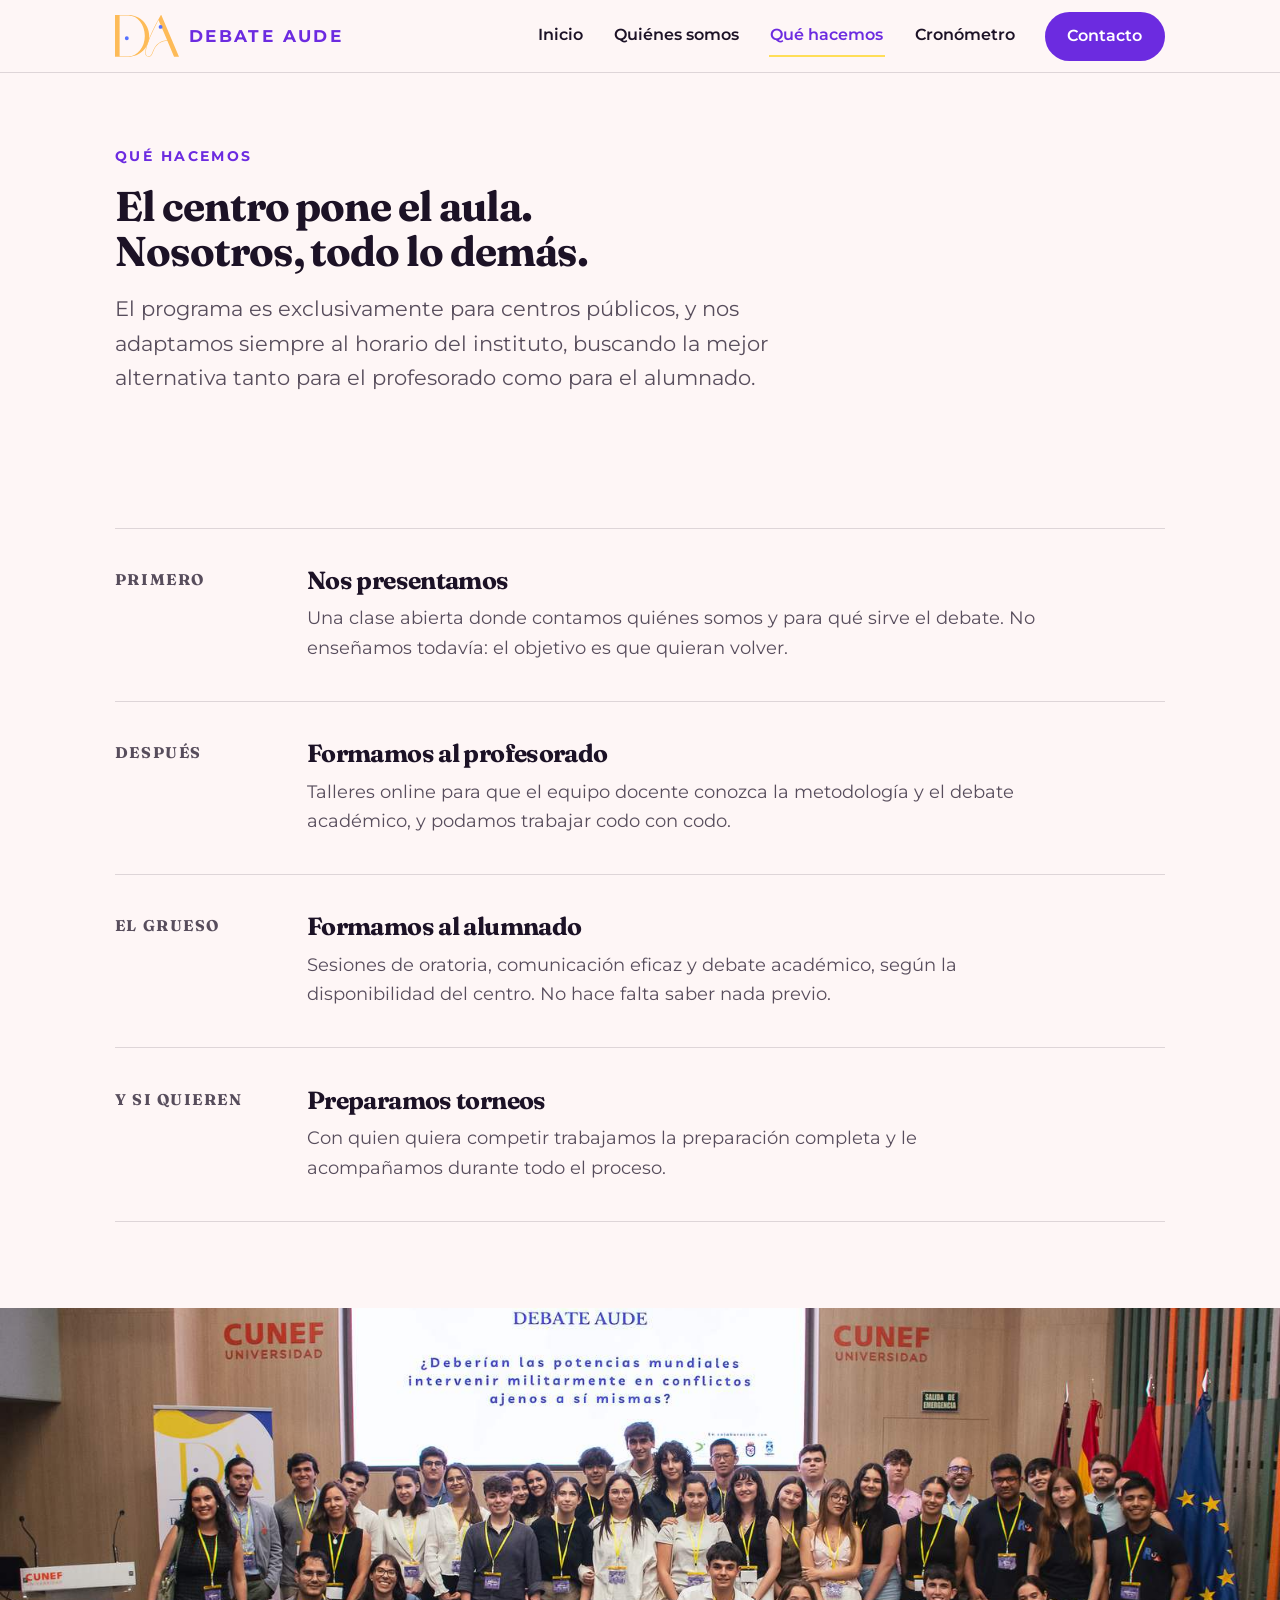
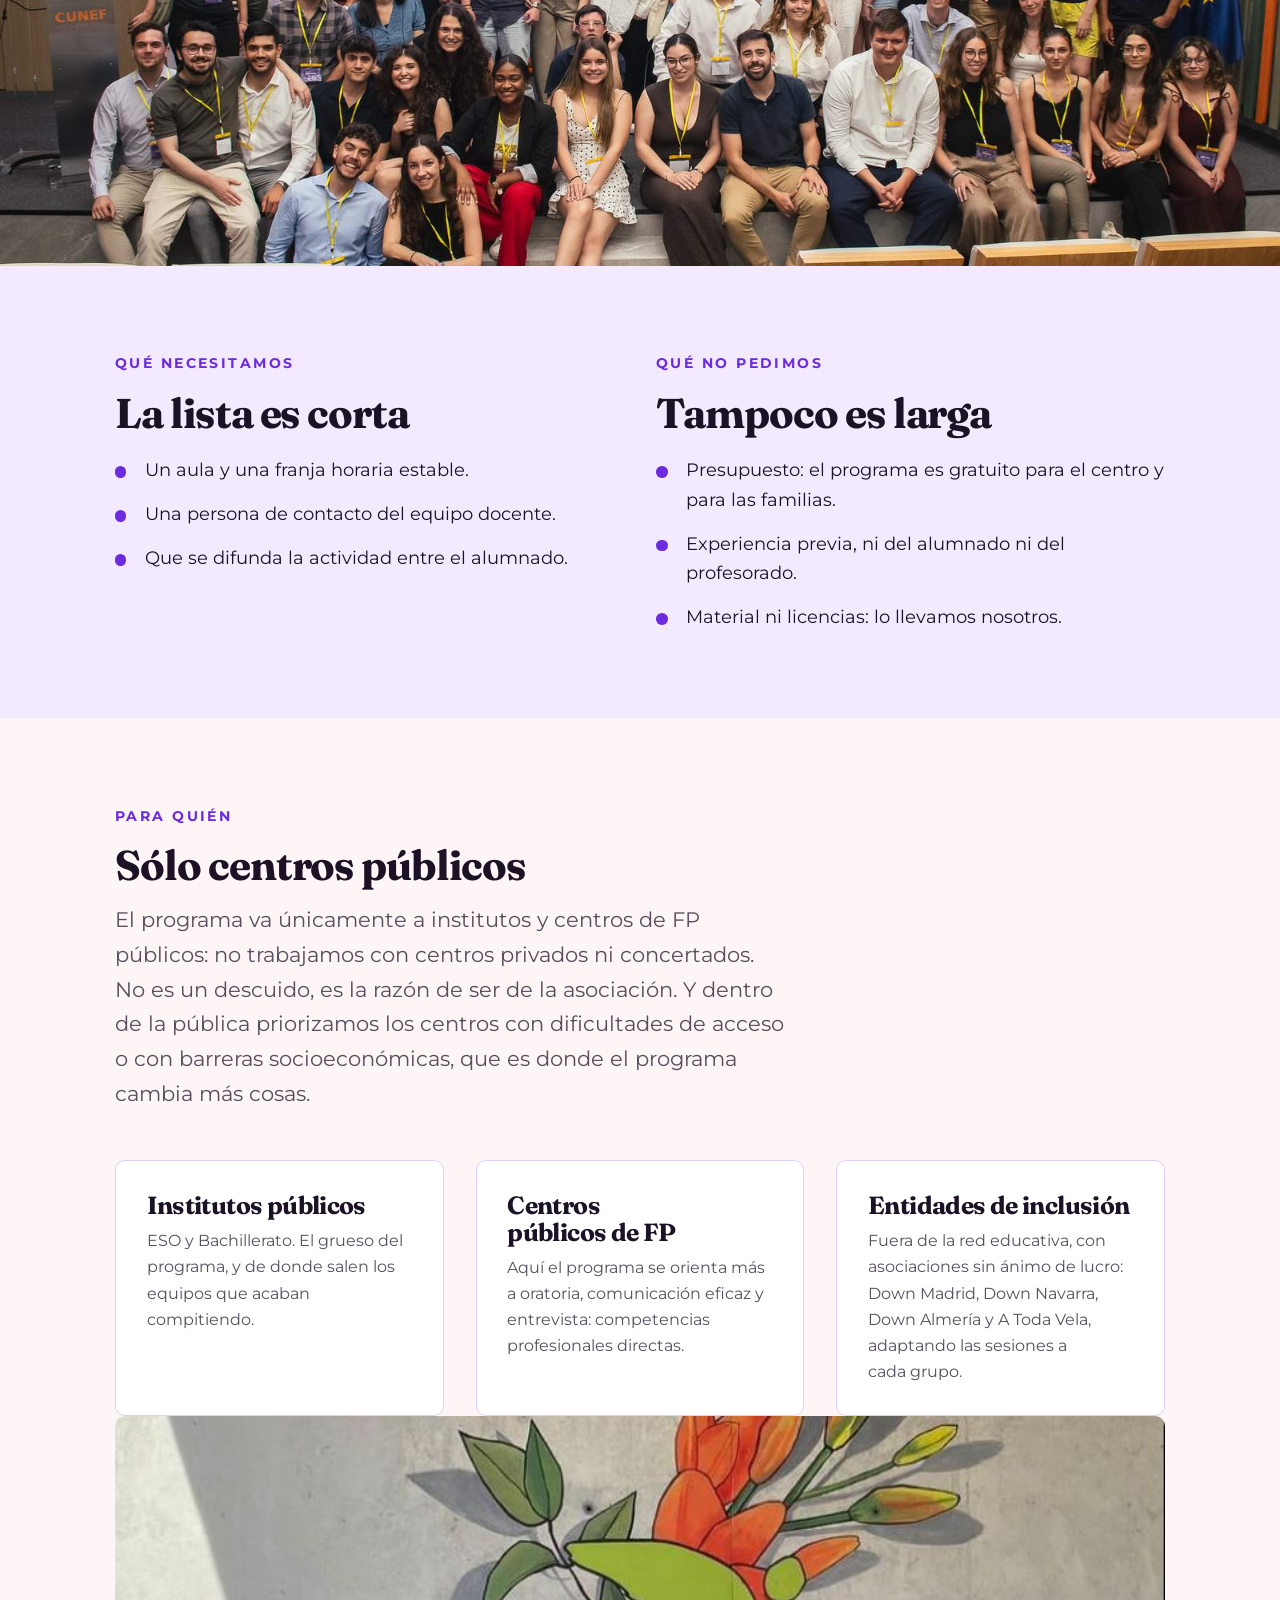
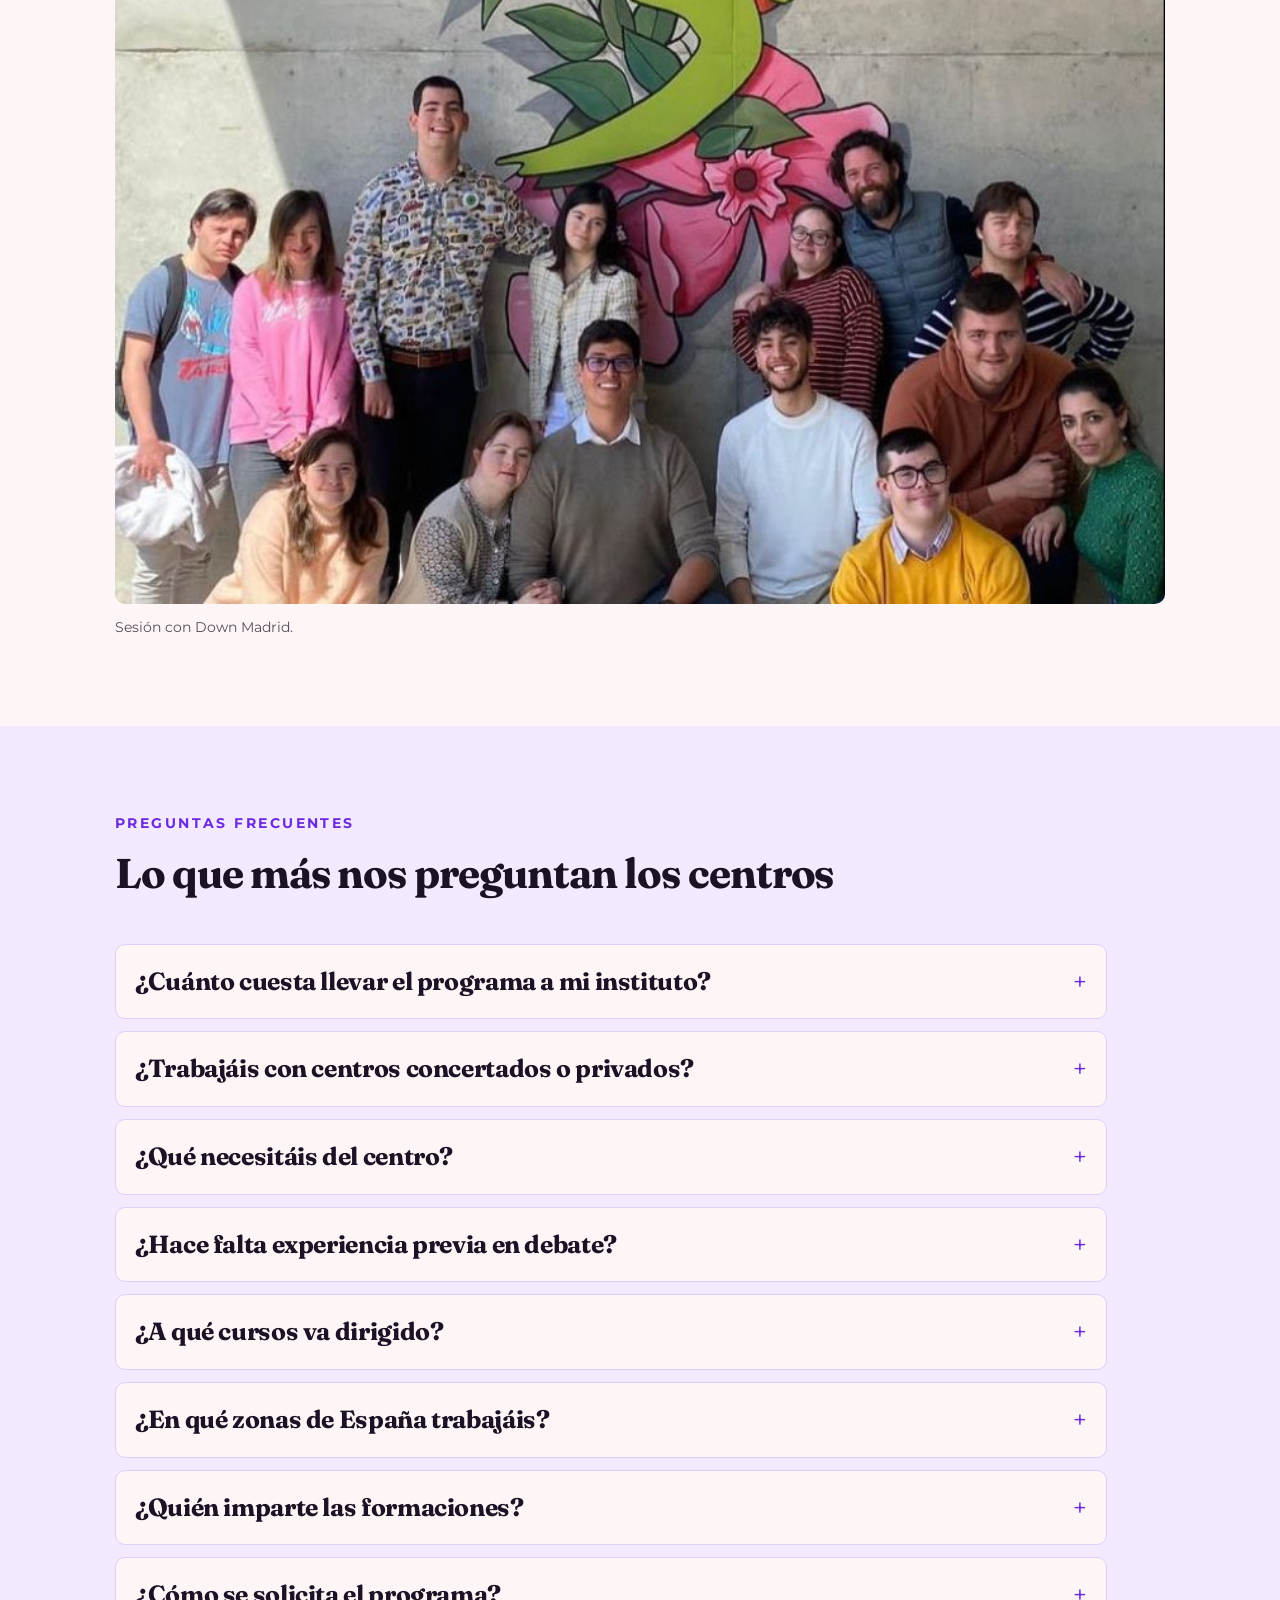
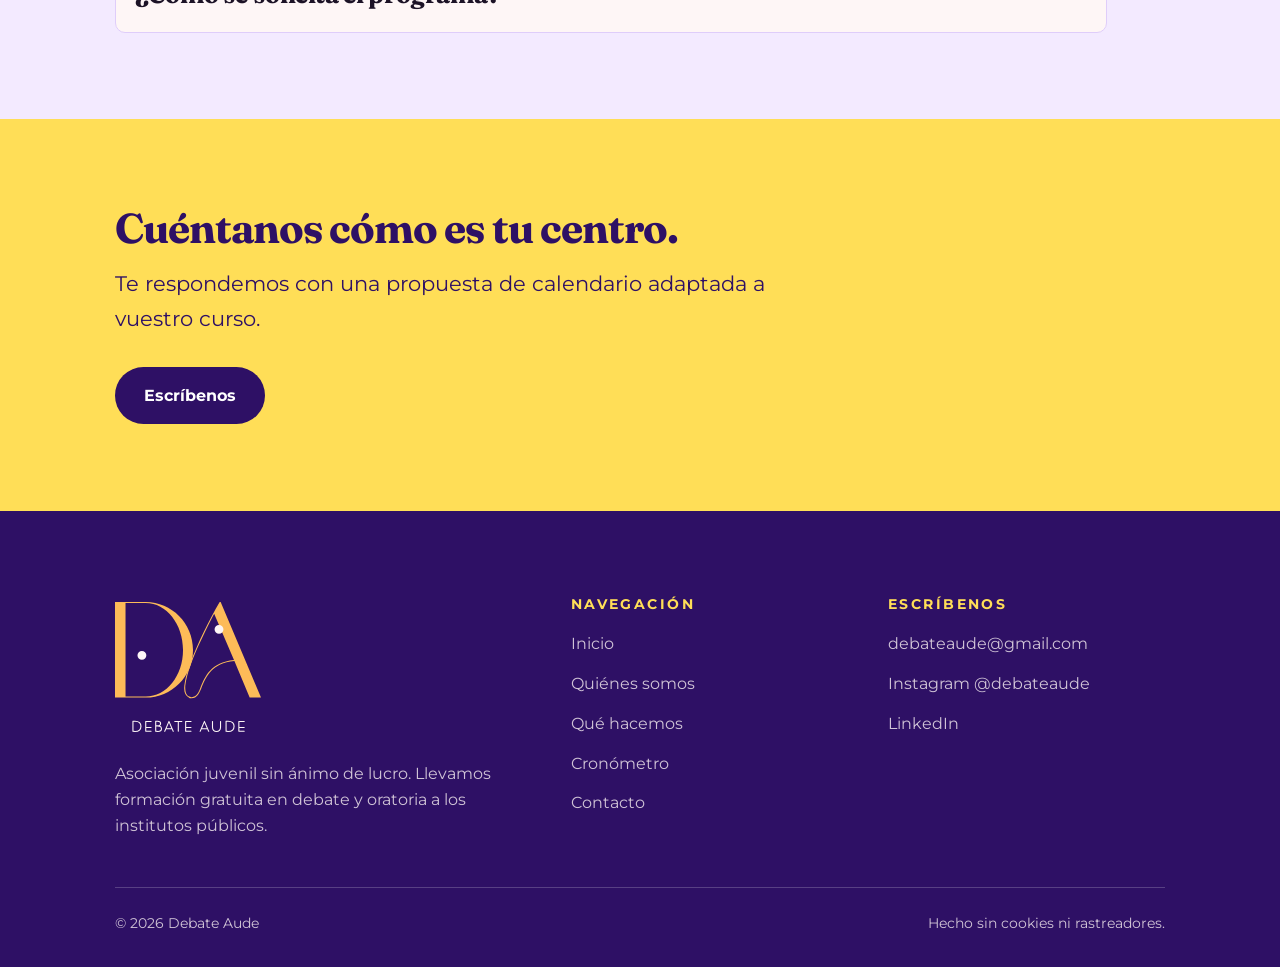
<file: que-hacemos.html>
<!doctype html>
<html lang="es">
<head>
<meta charset="utf-8">
<meta name="viewport" content="width=device-width, initial-scale=1">
<title>Qué hacemos · El programa de Debate Aude</title>
<meta name="description" content="Programa gratuito de debate y oratoria, sólo para institutos y centros de FP públicos: cómo funciona, qué necesitamos del centro y qué no pedimos nunca.">
<link rel="canonical" href="https://debateaude.com/que-hacemos.html">
<meta name="theme-color" content="#6C2BE0">
<meta property="og:type" content="website">
<meta property="og:site_name" content="Debate Aude">
<meta property="og:locale" content="es_ES">
<meta property="og:title" content="Qué hacemos · El programa de Debate Aude">
<meta property="og:description" content="Programa gratuito de debate y oratoria, sólo para institutos y centros de FP públicos: cómo funciona, qué necesitamos del centro y qué no pedimos nunca.">
<meta property="og:url" content="https://debateaude.com/que-hacemos.html">
<meta property="og:image" content="https://debateaude.com/assets/og-debate-aude.png">
<meta property="og:image:width" content="1200">
<meta property="og:image:height" content="630">
<meta property="og:image:alt" content="Debate Aude — debate y oratoria gratis en institutos públicos">
<meta name="twitter:card" content="summary_large_image">
<link rel="icon" href="/assets/favicon.svg" type="image/svg+xml">
<link rel="preconnect" href="https://fonts.googleapis.com">
<link rel="preconnect" href="https://fonts.gstatic.com" crossorigin>
<link rel="stylesheet" href="https://fonts.googleapis.com/css2?family=Fraunces:opsz,wght@9..144,400;9..144,700&family=Montserrat:wght@400;600;700&display=swap">
<link rel="stylesheet" href="/styles.css">
<script type="application/ld+json">
{"@context":"https://schema.org","@type":"BreadcrumbList","itemListElement":[{"@type":"ListItem","position":1,"name":"Inicio","item":"https://debateaude.com/"},{"@type":"ListItem","position":2,"name":"Qué hacemos","item":"https://debateaude.com/que-hacemos.html"}]}
</script>
<script type="application/ld+json">
{"@context": "https://schema.org", "@type": "FAQPage", "mainEntity": [{"@type": "Question", "name": "¿Cuánto cuesta llevar el programa a mi instituto?", "acceptedAnswer": {"@type": "Answer", "text": "Nada. El programa es gratuito para el centro y para las familias. No pedimos presupuesto ni cobramos matrícula: pedimos un aula y ganas."}}, {"@type": "Question", "name": "¿Trabajáis con centros concertados o privados?", "acceptedAnswer": {"@type": "Answer", "text": "No. El programa es exclusivamente para institutos y centros de FP públicos. La asociación nació porque el debate llevaba años siendo cosa de unos pocos centros, así que llevarlo a la pública no es una preferencia: es el motivo por el que existimos."}}, {"@type": "Question", "name": "¿Qué necesitáis del centro?", "acceptedAnswer": {"@type": "Answer", "text": "Un aula y una franja horaria estable, una persona de contacto del equipo docente, y que se difunda la actividad entre el alumnado. Nada más: el material y los formadores los ponemos nosotros."}}, {"@type": "Question", "name": "¿Hace falta experiencia previa en debate?", "acceptedAnswer": {"@type": "Answer", "text": "No, ni del alumnado ni del profesorado. Empezamos desde cero y la primera sesión es de presentación, sin conocimientos previos."}}, {"@type": "Question", "name": "¿A qué cursos va dirigido?", "acceptedAnswer": {"@type": "Answer", "text": "A ESO y Bachillerato en institutos, y a ciclos de Formación Profesional, donde el programa se orienta más a oratoria, comunicación eficaz y entrevista."}}, {"@type": "Question", "name": "¿En qué zonas de España trabajáis?", "acceptedAnswer": {"@type": "Answer", "text": "Hemos trabajado en Madrid, Salamanca, Almería, Málaga, Zaragoza, Baleares, Navarra, Pontevedra y País Vasco. Si tu provincia no está en la lista, escríbenos igualmente."}}, {"@type": "Question", "name": "¿Quién imparte las formaciones?", "acceptedAnswer": {"@type": "Answer", "text": "Debatientes y exdebatientes universitarios con experiencia en el circuito de la Liga Española de Debate Universitario, de forma voluntaria."}}, {"@type": "Question", "name": "¿Cómo se solicita el programa?", "acceptedAnswer": {"@type": "Answer", "text": "Por el formulario de la página de contacto o escribiendo a debateaude@gmail.com. Respondemos en dos o tres días con una propuesta de calendario adaptada al curso del centro."}}]}
</script>
</head>
<body>
<a class="saltar" href="#contenido">Saltar al contenido principal</a>
<header class="cabecera">
  <div class="contenedor cabecera__fila">
    <a class="marca" href="/"><img class="marca__iso" src="/assets/isotipo-aude.svg" alt="" width="120" height="79"><span class="marca__texto">Debate Aude</span></a>
    <nav aria-label="Principal">
      <button class="nav__boton" type="button" id="nav-boton" aria-expanded="false" aria-controls="nav-lista" hidden>
        <span class="barras" aria-hidden="true"></span><span class="nav__boton__txt">Menú</span>
      </button>
      <ul class="nav__lista" id="nav-lista">
        <li><a href="/">Inicio</a></li>
        <li><a href="/quienes-somos.html">Quiénes somos</a></li>
        <li><a href="/que-hacemos.html" aria-current="page">Qué hacemos</a></li>
        <li><a href="/crono.html">Cronómetro</a></li>
        <li><a class="boton boton--primario" href="/contacto.html">Contacto</a></li>
      </ul>
    </nav>
  </div>
</header>
<main id="contenido">

<section class="cabecera-pagina">
  <div class="contenedor">
    <p class="rotulo">Qué hacemos</p>
    <h1>El centro pone el aula. Nosotros, todo lo demás.</h1>
    <p class="entradilla">El programa es exclusivamente para centros públicos, y
    nos adaptamos siempre al horario del instituto, buscando la mejor alternativa
    tanto para el profesorado como para el alumnado.</p>
  </div>
</section>

<section class="seccion" aria-labelledby="pasos-titulo">
  <div class="contenedor">
    <h2 class="solo-lectores" id="pasos-titulo">Cómo funciona el programa</h2>
    <ol class="pasos">
      <li class="paso">
        <p class="paso__num">Primero</p>
        <div>
          <h3>Nos presentamos</h3>
          <p>Una clase abierta donde contamos quiénes somos y para qué sirve el
          debate. No enseñamos todavía: el objetivo es que quieran volver.</p>
        </div>
      </li>
      <li class="paso">
        <p class="paso__num">Después</p>
        <div>
          <h3>Formamos al profesorado</h3>
          <p>Talleres online para que el equipo docente conozca la metodología y el
          debate académico, y podamos trabajar codo con codo.</p>
        </div>
      </li>
      <li class="paso">
        <p class="paso__num">El grueso</p>
        <div>
          <h3>Formamos al alumnado</h3>
          <p>Sesiones de oratoria, comunicación eficaz y debate académico, según la
          disponibilidad del centro. No hace falta saber nada previo.</p>
        </div>
      </li>
      <li class="paso">
        <p class="paso__num">Y si quieren</p>
        <div>
          <h3>Preparamos torneos</h3>
          <p>Con quien quiera competir trabajamos la preparación completa y le
          acompañamos durante todo el proceso.</p>
        </div>
      </li>
    </ol>
  </div>
</section>

<figure class="foto foto--ancha tira-foto">
  <img src="/assets/img/cunef.jpg" width="1600" height="900" loading="lazy"
       alt="Participantes del II Torneo Debate Aude reunidos en el salón de actos de CUNEF Universidad">
</figure>

<section class="seccion seccion--lila" aria-labelledby="pedimos-titulo">
  <div class="contenedor rejilla rejilla--2 alinear-arriba">
    <div>
      <p class="rotulo">Qué necesitamos</p>
      <h2 id="pedimos-titulo" style="font-size:var(--h2);margin-bottom:1.2rem">La lista es corta</h2>
      <ul class="lista-marcada">
        <li>Un aula y una franja horaria estable.</li>
        <li>Una persona de contacto del equipo docente.</li>
        <li>Que se difunda la actividad entre el alumnado.</li>
      </ul>
    </div>
    <div>
      <p class="rotulo">Qué no pedimos</p>
      <h2 style="font-size:var(--h2);margin-bottom:1.2rem">Tampoco es larga</h2>
      <ul class="lista-marcada">
        <li>Presupuesto: el programa es gratuito para el centro y para las familias.</li>
        <li>Experiencia previa, ni del alumnado ni del profesorado.</li>
        <li>Material ni licencias: lo llevamos nosotros.</li>
      </ul>
    </div>
  </div>
</section>

<section class="seccion" aria-labelledby="quien-titulo">
  <div class="contenedor">
    <div class="encabezado">
      <p class="rotulo">Para quién</p>
      <h2 id="quien-titulo">Sólo centros públicos</h2>
      <p class="entradilla">El programa va únicamente a institutos y centros de FP
      públicos: no trabajamos con centros privados ni concertados. No es un
      descuido, es la razón de ser de la asociación. Y dentro de la pública
      priorizamos los centros con dificultades de acceso o con barreras
      socioeconómicas, que es donde el programa cambia más cosas.</p>
    </div>
    <div class="rejilla rejilla--3">
      <div class="tarjeta">
        <h3>Institutos públicos</h3>
        <p>ESO y Bachillerato. El grueso del programa, y de donde salen los equipos
        que acaban compitiendo.</p>
      </div>
      <div class="tarjeta">
        <h3>Centros públicos de FP</h3>
        <p>Aquí el programa se orienta más a oratoria, comunicación eficaz y
        entrevista: competencias profesionales directas.</p>
      </div>
      <div class="tarjeta">
        <h3>Entidades de inclusión</h3>
        <p>Fuera de la red educativa, con asociaciones sin ánimo de lucro: Down
        Madrid, Down Navarra, Down Almería y A Toda Vela, adaptando las sesiones a
        cada grupo.</p>
      </div>
    </div>

    <figure class="foto espacio-arriba">
      <img src="/assets/img/inclusion.jpg" width="829" height="622" loading="lazy"
           alt="Equipo de Debate Aude junto a participantes de Down Madrid tras una sesión">
      <figcaption>Sesión con Down Madrid.</figcaption>
    </figure>
  </div>
</section>

<section class="seccion seccion--lila" aria-labelledby="faq-titulo">
  <div class="contenedor">
    <div class="encabezado">
      <p class="rotulo">Preguntas frecuentes</p>
      <h2 id="faq-titulo">Lo que más nos preguntan los centros</h2>
    </div>
    <div class="faq">
      <details class="faq__item">
        <summary>¿Cuánto cuesta llevar el programa a mi instituto?</summary>
        <p>Nada. El programa es gratuito para el centro y para las familias. No pedimos presupuesto ni cobramos matrícula: pedimos un aula y ganas.</p>
      </details>
      <details class="faq__item">
        <summary>¿Trabajáis con centros concertados o privados?</summary>
        <p>No. El programa es exclusivamente para institutos y centros de FP
        públicos. La asociación nació justamente porque el debate llevaba años
        siendo cosa de unos pocos centros, así que llevarlo a la pública no es una
        preferencia: es el motivo por el que existimos.</p>
      </details>
      <details class="faq__item">
        <summary>¿Qué necesitáis del centro?</summary>
        <p>Un aula y una franja horaria estable, una persona de contacto del equipo docente, y que se difunda la actividad entre el alumnado. Nada más: el material y los formadores los ponemos nosotros.</p>
      </details>
      <details class="faq__item">
        <summary>¿Hace falta experiencia previa en debate?</summary>
        <p>No, ni del alumnado ni del profesorado. Empezamos desde cero y la primera sesión es de presentación, sin conocimientos previos.</p>
      </details>
      <details class="faq__item">
        <summary>¿A qué cursos va dirigido?</summary>
        <p>A ESO y Bachillerato en institutos, y a ciclos de Formación Profesional, donde el programa se orienta más a oratoria, comunicación eficaz y entrevista.</p>
      </details>
      <details class="faq__item">
        <summary>¿En qué zonas de España trabajáis?</summary>
        <p>Hemos trabajado en Madrid, Salamanca, Almería, Málaga, Zaragoza, Baleares, Navarra, Pontevedra y País Vasco. Si tu provincia no está en la lista, escríbenos igualmente.</p>
      </details>
      <details class="faq__item">
        <summary>¿Quién imparte las formaciones?</summary>
        <p>Debatientes y exdebatientes universitarios con experiencia en el circuito de la Liga Española de Debate Universitario, de forma voluntaria.</p>
      </details>
      <details class="faq__item">
        <summary>¿Cómo se solicita el programa?</summary>
        <p>Por el formulario de la página de contacto o escribiendo a debateaude@gmail.com. Respondemos en dos o tres días con una propuesta de calendario adaptada al curso del centro.</p>
      </details>
    </div>
  </div>
</section>

<section class="seccion seccion--amarillo" aria-labelledby="cta-qh">
  <div class="contenedor">
    <h2 id="cta-qh" style="font-size:var(--h2);max-width:20ch">
      Cuéntanos cómo es tu centro.</h2>
    <p class="entradilla espacio-arriba-s">Te respondemos con una propuesta de
    calendario adaptada a vuestro curso.</p>
    <div class="acciones espacio-arriba">
      <a class="boton boton--primario" href="/contacto.html">Escríbenos</a>
    </div>
  </div>
</section>

</main>
<footer class="pie">
  <div class="contenedor">
    <div class="pie__rejilla">
      <div>
        <a class="marca marca--pie" href="/" aria-label="Debate Aude · inicio"><img src="/assets/logo-negativo.svg" alt="Debate Aude" width="200" height="178"></a>
        <p class="pie__lema">Asociación juvenil sin ánimo de lucro. Llevamos formación
        gratuita en debate y oratoria a los institutos públicos.</p>
      </div>
      <div>
        <h2>Navegación</h2>
        <ul>
          <li><a href="/">Inicio</a></li>
          <li><a href="/quienes-somos.html">Quiénes somos</a></li>
          <li><a href="/que-hacemos.html">Qué hacemos</a></li>
          <li><a href="/crono.html">Cronómetro</a></li>
          <li><a href="/contacto.html">Contacto</a></li>
        </ul>
      </div>
      <div>
        <h2>Escríbenos</h2>
        <ul>
          <li><a href="mailto:debateaude@gmail.com">debateaude@gmail.com</a></li>
          <li><a href="https://www.instagram.com/debateaude/" rel="me noopener">Instagram @debateaude</a></li>
          <li><a href="https://www.linkedin.com/company/debate-aude/" rel="me noopener">LinkedIn</a></li>
        </ul>
      </div>
    </div>
    <div class="pie__legal">
      <p>© <span id="anyo">2026</span> Debate Aude</p>
      <p>Hecho sin cookies ni rastreadores.</p>
    </div>
  </div>
</footer>
<script src="/js/main.js" defer></script>
</body>
</html>
</file>
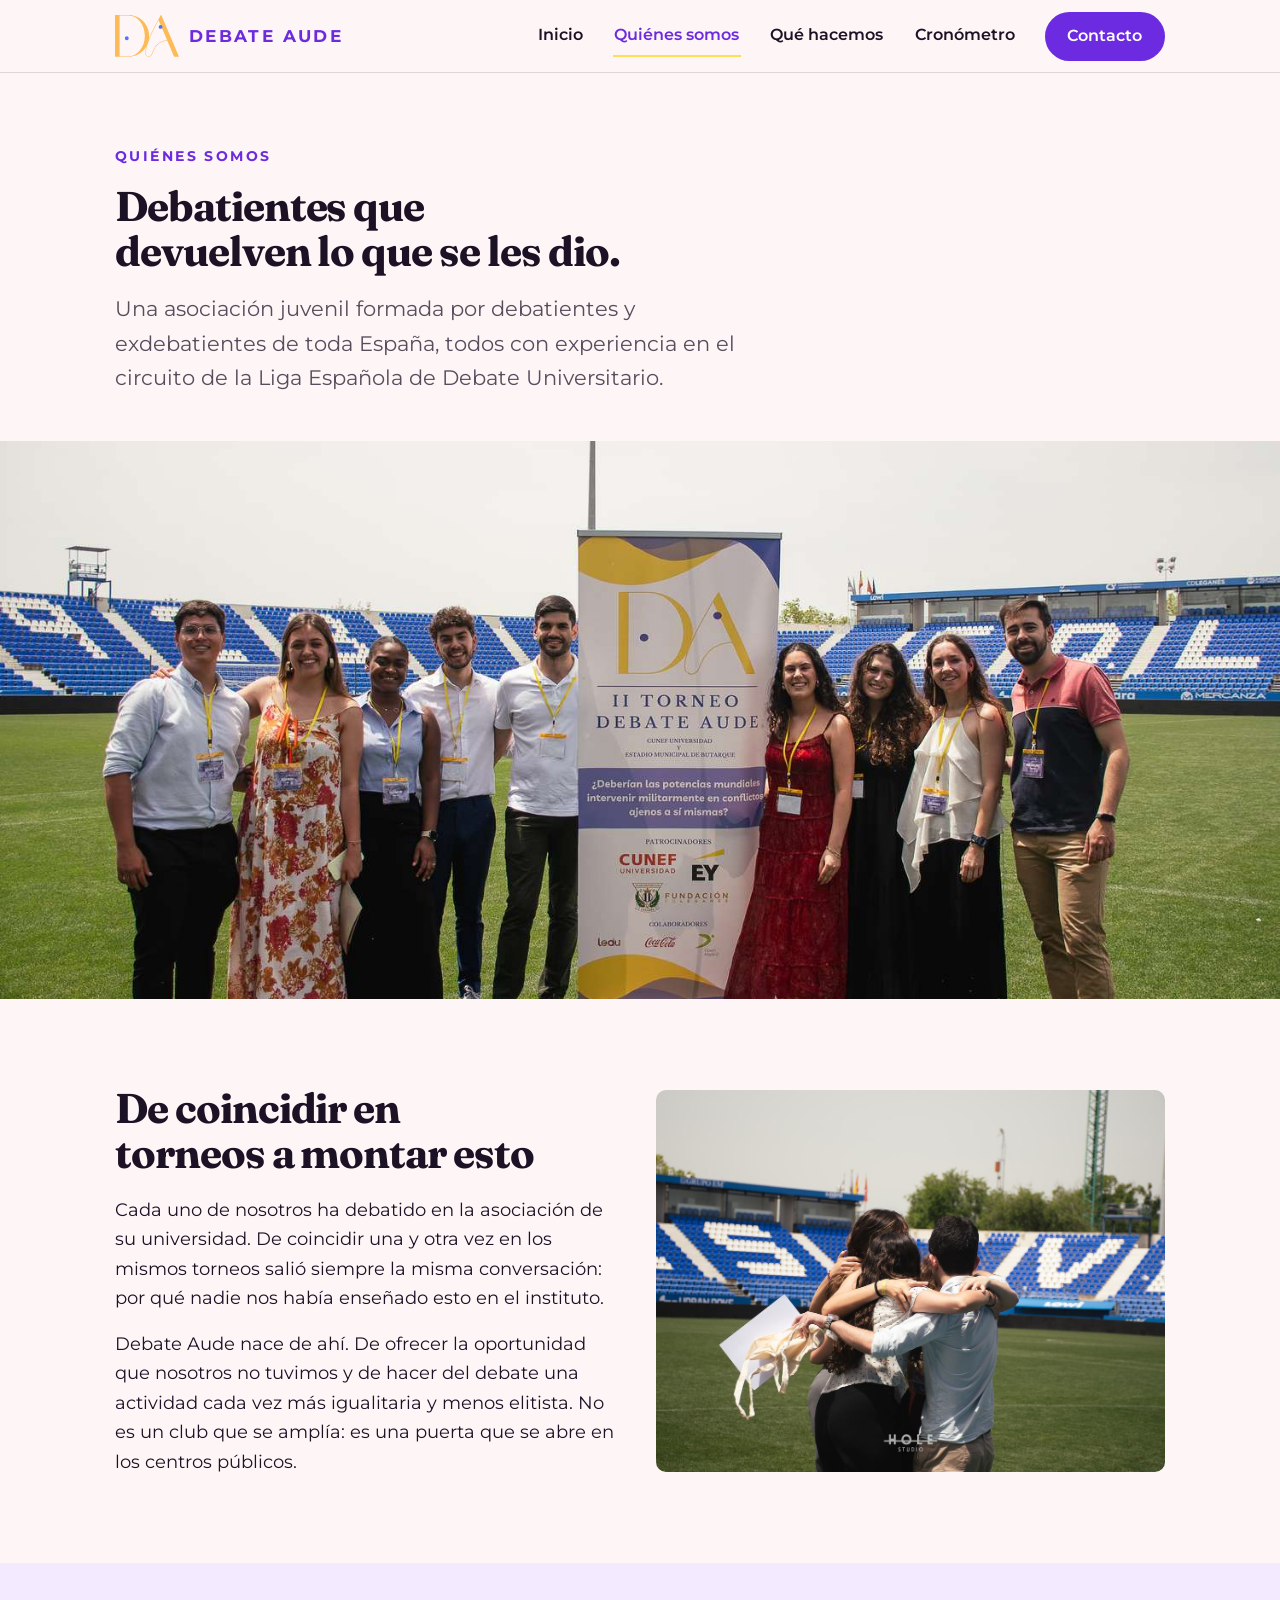
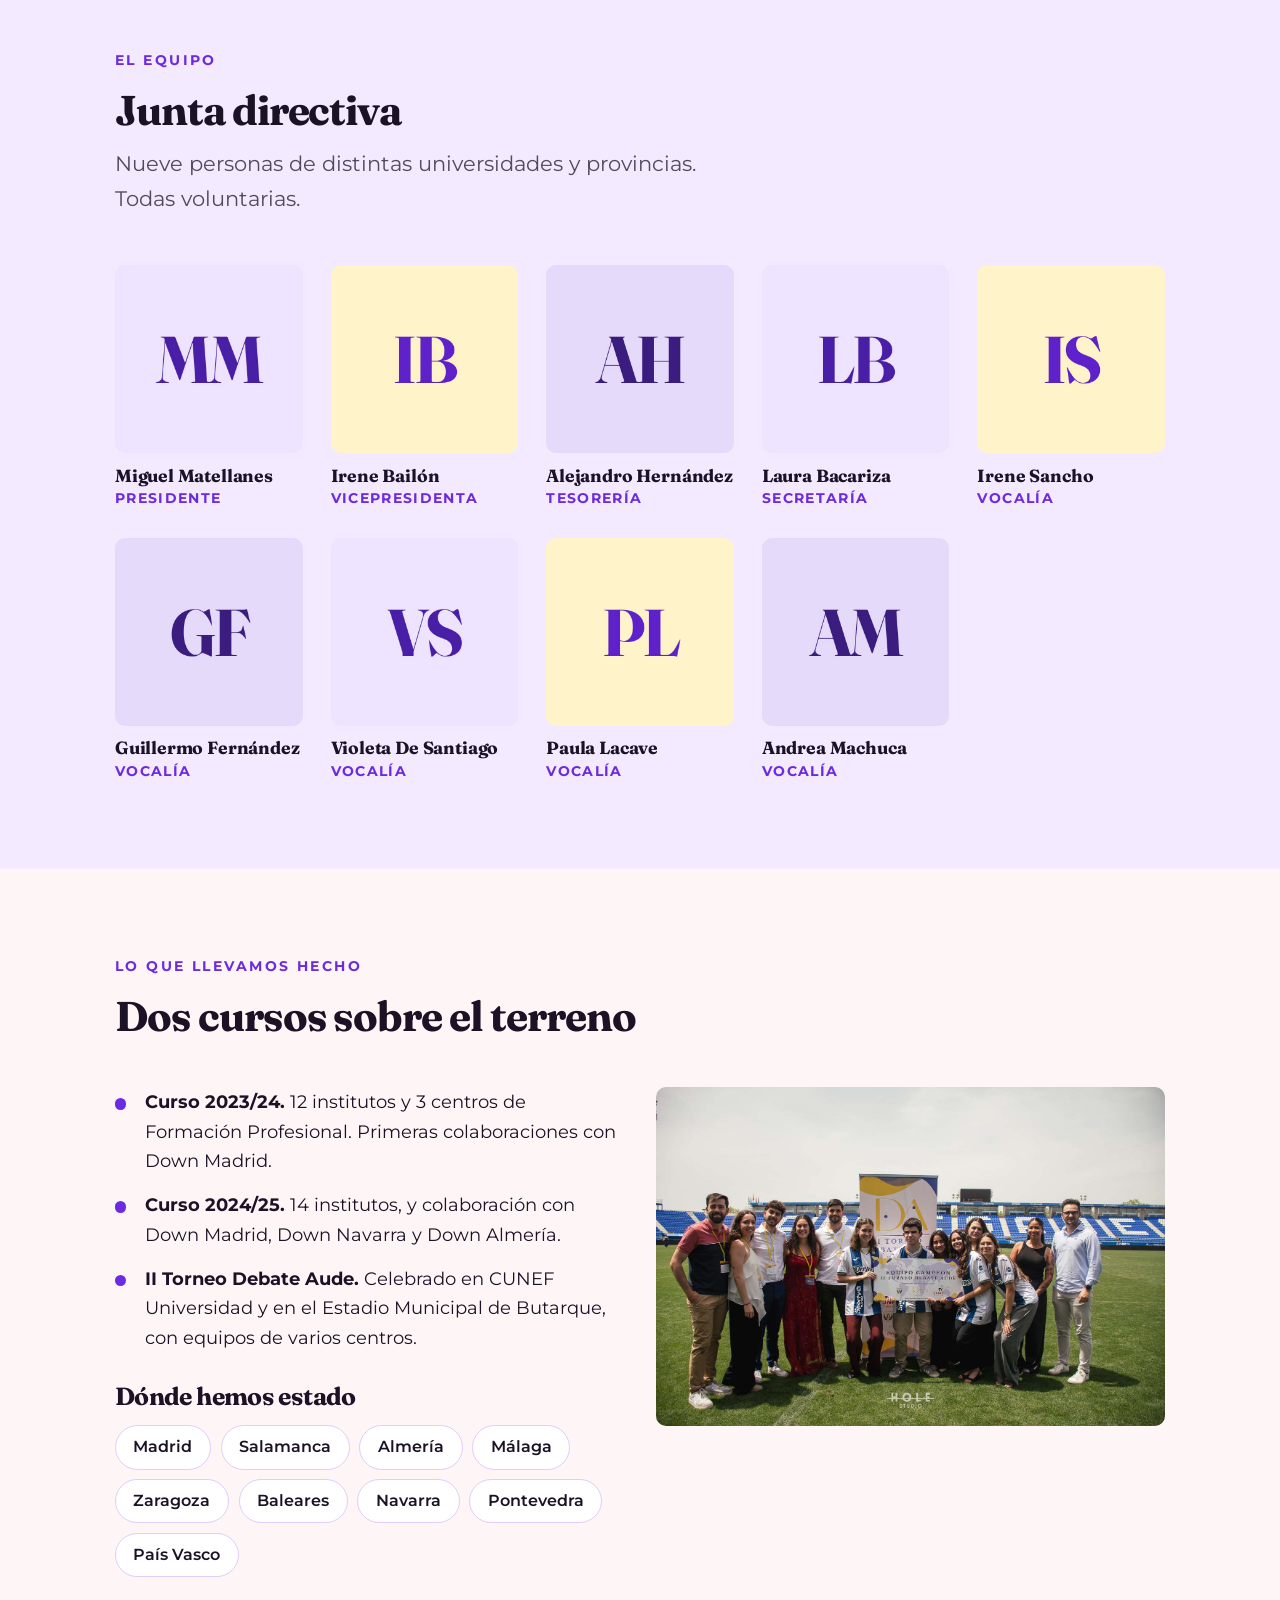
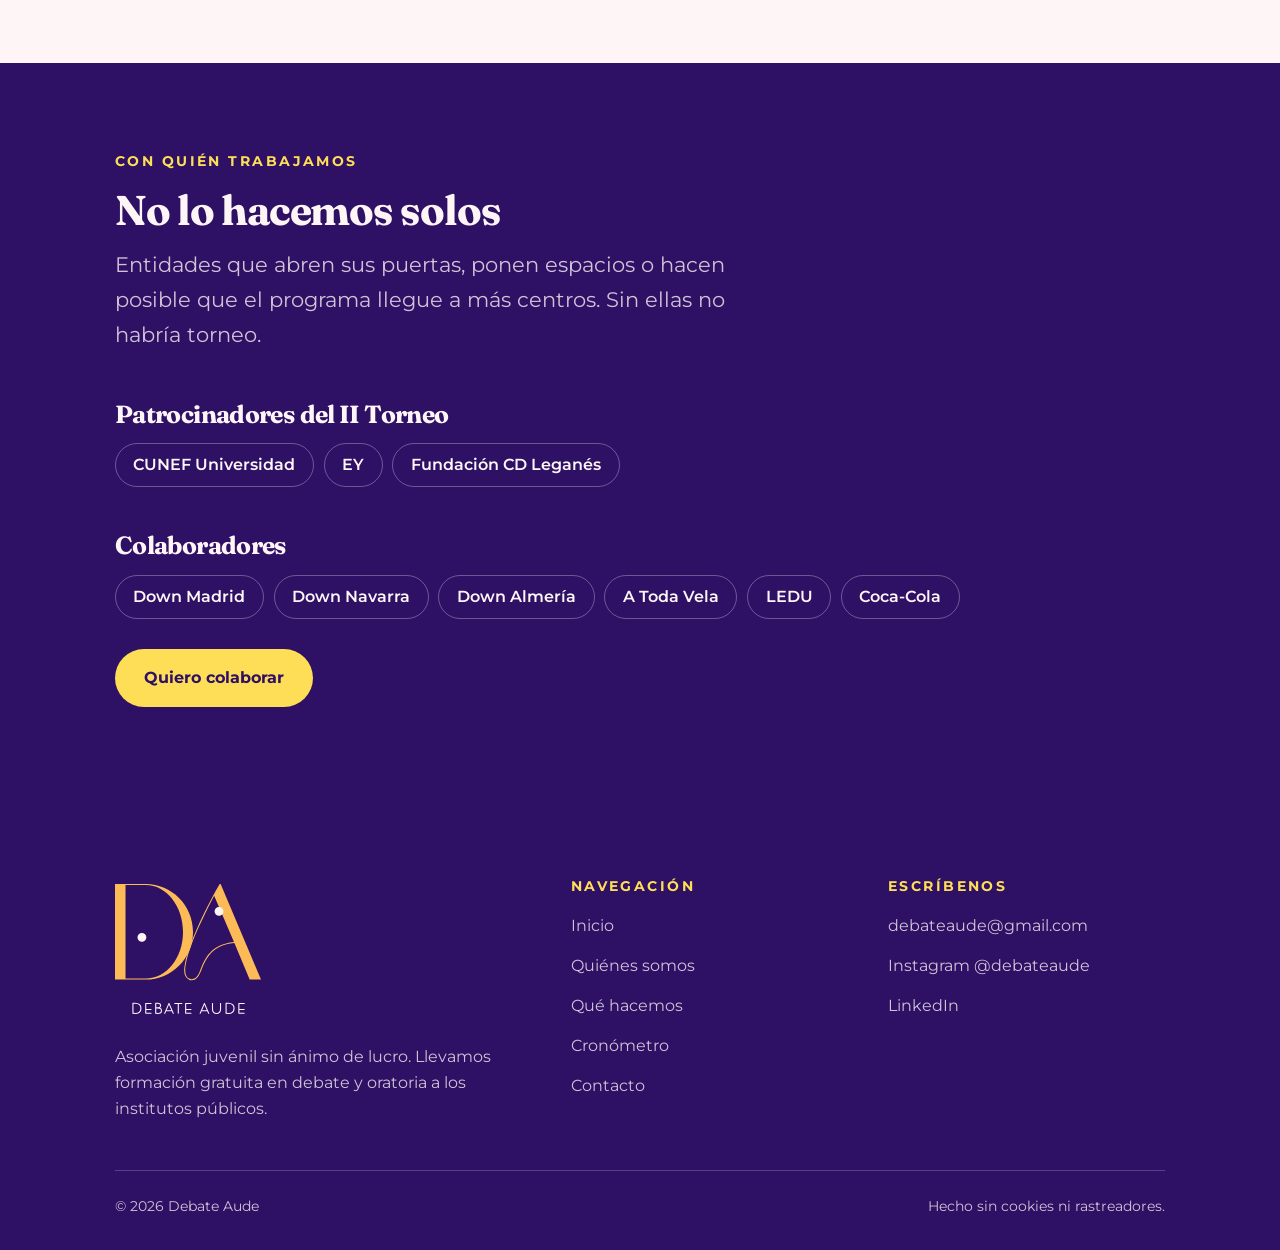
<file: quienes-somos.html>
<!doctype html>
<html lang="es">
<head>
<meta charset="utf-8">
<meta name="viewport" content="width=device-width, initial-scale=1">
<title>Quiénes somos · Debate Aude</title>
<meta name="description" content="Debatientes y exdebatientes de toda España que llevan el debate a los institutos públicos. Conoce al equipo de Debate Aude y lo que hemos hecho hasta ahora.">
<link rel="canonical" href="https://debateaude.com/quienes-somos.html">
<meta name="theme-color" content="#6C2BE0">
<meta property="og:type" content="website">
<meta property="og:site_name" content="Debate Aude">
<meta property="og:locale" content="es_ES">
<meta property="og:title" content="Quiénes somos · Debate Aude">
<meta property="og:description" content="Debatientes y exdebatientes de toda España que llevan el debate a los institutos públicos. Conoce al equipo de Debate Aude y lo que hemos hecho hasta ahora.">
<meta property="og:url" content="https://debateaude.com/quienes-somos.html">
<meta property="og:image" content="https://debateaude.com/assets/og-debate-aude.png">
<meta property="og:image:width" content="1200">
<meta property="og:image:height" content="630">
<meta property="og:image:alt" content="Debate Aude — debate y oratoria gratis en institutos públicos">
<meta name="twitter:card" content="summary_large_image">
<link rel="icon" href="/assets/favicon.svg" type="image/svg+xml">
<link rel="preconnect" href="https://fonts.googleapis.com">
<link rel="preconnect" href="https://fonts.gstatic.com" crossorigin>
<link rel="stylesheet" href="https://fonts.googleapis.com/css2?family=Fraunces:opsz,wght@9..144,400;9..144,700&family=Montserrat:wght@400;600;700&display=swap">
<link rel="stylesheet" href="/styles.css">
<script type="application/ld+json">
{"@context":"https://schema.org","@type":"BreadcrumbList","itemListElement":[{"@type":"ListItem","position":1,"name":"Inicio","item":"https://debateaude.com/"},{"@type":"ListItem","position":2,"name":"Quiénes somos","item":"https://debateaude.com/quienes-somos.html"}]}
</script>
</head>
<body>
<a class="saltar" href="#contenido">Saltar al contenido principal</a>
<header class="cabecera">
  <div class="contenedor cabecera__fila">
    <a class="marca" href="/"><img class="marca__iso" src="/assets/isotipo-aude.svg" alt="" width="120" height="79"><span class="marca__texto">Debate Aude</span></a>
    <nav aria-label="Principal">
      <button class="nav__boton" type="button" id="nav-boton" aria-expanded="false" aria-controls="nav-lista" hidden>
        <span class="barras" aria-hidden="true"></span><span class="nav__boton__txt">Menú</span>
      </button>
      <ul class="nav__lista" id="nav-lista">
        <li><a href="/">Inicio</a></li>
        <li><a href="/quienes-somos.html" aria-current="page">Quiénes somos</a></li>
        <li><a href="/que-hacemos.html">Qué hacemos</a></li>
        <li><a href="/crono.html">Cronómetro</a></li>
        <li><a class="boton boton--primario" href="/contacto.html">Contacto</a></li>
      </ul>
    </nav>
  </div>
</header>
<main id="contenido">

<section class="cabecera-pagina">
  <div class="contenedor">
    <p class="rotulo">Quiénes somos</p>
    <h1>Debatientes que devuelven lo que se les dio.</h1>
    <p class="entradilla">Una asociación juvenil formada por debatientes y
    exdebatientes de toda España, todos con experiencia en el circuito de la Liga
    Española de Debate Universitario.</p>
  </div>
</section>

<figure class="foto foto--ancha tira-foto">
  <img src="/assets/img/equipo.jpg" width="1500" height="844" loading="lazy"
       alt="El equipo de Debate Aude reunido durante un torneo">
</figure>

<section class="seccion" aria-labelledby="origen-titulo">
  <div class="contenedor rejilla rejilla--2 alinear-centro">
    <div>
    <h2 id="origen-titulo" style="font-size:var(--h2);margin-bottom:1.2rem">
      De coincidir en torneos a montar esto</h2>
    <p>Cada uno de nosotros ha debatido en la asociación de su universidad. De
    coincidir una y otra vez en los mismos torneos salió siempre la misma
    conversación: por qué nadie nos había enseñado esto en el instituto.</p>
    <p class="espacio-arriba-s">Debate Aude nace de ahí. De ofrecer la oportunidad
    que nosotros no tuvimos y de hacer del debate una actividad cada vez más
    igualitaria y menos elitista. No es un club que se amplía: es una puerta que
    se abre en los centros públicos.</p>
    </div>
    <figure class="foto">
      <img src="/assets/img/historia.jpg" width="1100" height="825" loading="lazy"
           alt="Tres integrantes de Debate Aude abrazados sobre el césped tras el torneo">
    </figure>
  </div>
</section>

<section class="seccion seccion--lila" aria-labelledby="equipo-titulo">
  <div class="contenedor">
    <div class="encabezado">
      <p class="rotulo">El equipo</p>
      <h2 id="equipo-titulo">Junta directiva</h2>
      <p class="entradilla">Nueve personas de distintas universidades y provincias.
      Todas voluntarias.</p>
    </div>
    <ul class="personas">
      <li class="persona">
        <img src="/assets/img/junta/miguel-matellanes.jpg" width="600" height="600" loading="lazy"
             alt="Retrato de Miguel Matellanes">
        <h3>Miguel Matellanes</h3><p>Presidente</p>
      </li>
      <li class="persona">
        <img src="/assets/img/junta/irene-bailon.jpg" width="600" height="600" loading="lazy"
             alt="Retrato de Irene Bailón">
        <h3>Irene Bailón</h3><p>Vicepresidenta</p>
      </li>
      <li class="persona">
        <img src="/assets/img/junta/alejandro-hernandez.jpg" width="600" height="600" loading="lazy"
             alt="Retrato de Alejandro Hernández">
        <h3>Alejandro Hernández</h3><p>Tesorería</p>
      </li>
      <li class="persona">
        <img src="/assets/img/junta/laura-bacariza.jpg" width="600" height="600" loading="lazy"
             alt="Retrato de Laura Bacariza">
        <h3>Laura Bacariza</h3><p>Secretaría</p>
      </li>
      <li class="persona">
        <img src="/assets/img/junta/irene-sancho.jpg" width="600" height="600" loading="lazy"
             alt="Retrato de Irene Sancho">
        <h3>Irene Sancho</h3><p>Vocalía</p>
      </li>
      <li class="persona">
        <img src="/assets/img/junta/guillermo-fernandez.jpg" width="600" height="600" loading="lazy"
             alt="Retrato de Guillermo Fernández">
        <h3>Guillermo Fernández</h3><p>Vocalía</p>
      </li>
      <li class="persona">
        <img src="/assets/img/junta/violeta-de-santiago.jpg" width="600" height="600" loading="lazy"
             alt="Retrato de Violeta De Santiago">
        <h3>Violeta De Santiago</h3><p>Vocalía</p>
      </li>
      <li class="persona">
        <img src="/assets/img/junta/paula-lacave.jpg" width="600" height="600" loading="lazy"
             alt="Retrato de Paula Lacave">
        <h3>Paula Lacave</h3><p>Vocalía</p>
      </li>
      <li class="persona">
        <img src="/assets/img/junta/andrea-machuca.jpg" width="600" height="600" loading="lazy"
             alt="Retrato de Andrea Machuca">
        <h3>Andrea Machuca</h3><p>Vocalía</p>
      </li>
    </ul>
  </div>
</section>

<section class="seccion" aria-labelledby="logros-titulo">
  <div class="contenedor">
    <div class="encabezado">
      <p class="rotulo">Lo que llevamos hecho</p>
      <h2 id="logros-titulo">Dos cursos sobre el terreno</h2>
    </div>
    <div class="rejilla rejilla--2 alinear-arriba">
      <div>
        <ul class="lista-marcada">
          <li><strong>Curso 2023/24.</strong> 12 institutos y 3 centros de Formación
          Profesional. Primeras colaboraciones con Down Madrid.</li>
          <li><strong>Curso 2024/25.</strong> 14 institutos, y colaboración con
          Down Madrid, Down Navarra y Down Almería.</li>
          <li><strong>II Torneo Debate Aude.</strong> Celebrado en CUNEF Universidad
          y en el Estadio Municipal de Butarque, con equipos de varios centros.</li>
        </ul>
        <h3 class="espacio-arriba" style="font-size:var(--h3);margin-bottom:1rem">Dónde hemos estado</h3>
        <ul class="fichas">
          <li>Madrid</li><li>Salamanca</li><li>Almería</li><li>Málaga</li>
          <li>Zaragoza</li><li>Baleares</li><li>Navarra</li>
          <li>Pontevedra</li><li>País Vasco</li>
        </ul>
      </div>
      <figure class="foto">
        <img src="/assets/img/torneo.jpg" width="1400" height="933" loading="lazy"
             alt="Equipo campeón del II Torneo Debate Aude sosteniendo el cartel del torneo">
      </figure>
    </div>
  </div>
</section>

<section class="seccion seccion--morado" aria-labelledby="colabora-titulo">
  <div class="contenedor">
    <div class="encabezado">
      <p class="rotulo">Con quién trabajamos</p>
      <h2 id="colabora-titulo">No lo hacemos solos</h2>
      <p class="entradilla">Entidades que abren sus puertas, ponen espacios o
      hacen posible que el programa llegue a más centros. Sin ellas no habría
      torneo.</p>
    </div>
    <h3 class="apartado">Patrocinadores del II Torneo</h3>
    <ul class="fichas">
      <li>CUNEF Universidad</li><li>EY</li><li>Fundación CD Leganés</li>
    </ul>

    <h3 class="apartado">Colaboradores</h3>
    <ul class="fichas">
      <li>Down Madrid</li><li>Down Navarra</li><li>Down Almería</li>
      <li>A Toda Vela</li><li>LEDU</li><li>Coca-Cola</li>
    </ul>

    <div class="acciones espacio-arriba">
      <a class="boton boton--primario" href="/contacto.html">Quiero colaborar</a>
    </div>
  </div>
</section>

</main>
<footer class="pie">
  <div class="contenedor">
    <div class="pie__rejilla">
      <div>
        <a class="marca marca--pie" href="/" aria-label="Debate Aude · inicio"><img src="/assets/logo-negativo.svg" alt="Debate Aude" width="200" height="178"></a>
        <p class="pie__lema">Asociación juvenil sin ánimo de lucro. Llevamos formación
        gratuita en debate y oratoria a los institutos públicos.</p>
      </div>
      <div>
        <h2>Navegación</h2>
        <ul>
          <li><a href="/">Inicio</a></li>
          <li><a href="/quienes-somos.html">Quiénes somos</a></li>
          <li><a href="/que-hacemos.html">Qué hacemos</a></li>
          <li><a href="/crono.html">Cronómetro</a></li>
          <li><a href="/contacto.html">Contacto</a></li>
        </ul>
      </div>
      <div>
        <h2>Escríbenos</h2>
        <ul>
          <li><a href="mailto:debateaude@gmail.com">debateaude@gmail.com</a></li>
          <li><a href="https://www.instagram.com/debateaude/" rel="me noopener">Instagram @debateaude</a></li>
          <li><a href="https://www.linkedin.com/company/debate-aude/" rel="me noopener">LinkedIn</a></li>
        </ul>
      </div>
    </div>
    <div class="pie__legal">
      <p>© <span id="anyo">2026</span> Debate Aude</p>
      <p>Hecho sin cookies ni rastreadores.</p>
    </div>
  </div>
</footer>
<script src="/js/main.js" defer></script>
</body>
</html>
</file>
<file: styles.css>
/* ==========================================================================
   Debate Aude · hoja de estilos única
   Colores y tipografías del Manual de Identidad AUDE (Zaragoza, 2026).

   ▼▼▼  PARA CAMBIAR LA PALETA, EDITA SOLO ESTAS CINCO LÍNEAS  ▼▼▼ */
:root {
  --marca-fondo:  #FEF6F6;  /* fondo de la página      (manual: blanco roto) */
  --marca-texto:  #1C1226;  /* texto principal                              */
  --marca-accion: #6C2BE0;  /* morado de interfaz: botones, enlaces, acentos */
  --marca-apoyo:  #FFDE57;  /* amarillo de marca: subrayados y bandas        */
  --marca-oscuro: #2E1065;  /* morado profundo de las bandas destacadas      */
}
/* ▲▲▲  FIN DEL BLOQUE EDITABLE  ▲▲▲

   El morado de interfaz (#6C2BE0) es el morado de marca (#8751F4)
   oscurecido: el original da 4,37:1 sobre el fondo claro y no llega al
   mínimo de accesibilidad. El de marca se conserva tal cual en el logo.
   El amarillo #FFDE57 sobre fondo claro da 1,25:1, así que nunca se usa
   como texto: sólo como fondo de banda o como subrayado.
   ========================================================================== */

:root {
  /* Derivados. No hace falta tocarlos al cambiar la paleta. */
  --lila-suave:  #F3EAFF;                                    /* bandas suaves */
  --lila-borde:  #DFCDFA;
  --linea:       color-mix(in srgb, var(--marca-texto) 14%, transparent);
  --tenue:       color-mix(in srgb, var(--marca-texto) 74%, transparent);
  --sobre-oscuro-tenue: color-mix(in srgb, var(--marca-fondo) 78%, transparent);

  /* Tipografía del manual */
  --display: "Fraunces", Georgia, "Times New Roman", serif;
  --texto:   "Montserrat", system-ui, -apple-system, "Segoe UI", sans-serif;

  /* Escala fluida de 360 px a 1280 px */
  --p-xs: clamp(.75rem, .71rem + .2vw, .85rem);
  --p-sm: clamp(.9rem, .87rem + .16vw, .97rem);
  --p:    clamp(1.02rem, .98rem + .2vw, 1.1rem);
  --p-lg: clamp(1.12rem, 1.04rem + .4vw, 1.3rem);
  --h3:   clamp(1.25rem, 1.12rem + .6vw, 1.55rem);
  --h2:   clamp(1.75rem, 1.4rem + 1.5vw, 2.6rem);
  --h1:   clamp(2.3rem, 1.6rem + 3vw, 4rem);

  --ancho: 1120px;
  --hueco: clamp(1.25rem, .9rem + 1.6vw, 2.5rem);
  --aire:  clamp(3.25rem, 2.2rem + 4vw, 6rem);
  --radio: 10px;
}

/* ---------- Reinicio mínimo ---------- */
*, *::before, *::after { box-sizing: border-box; }
* { margin: 0; }
html { -webkit-text-size-adjust: 100%; }

body {
  background: var(--marca-fondo);
  color: var(--marca-texto);
  font-family: var(--texto);
  font-size: var(--p);
  line-height: 1.68;
  -webkit-font-smoothing: antialiased;
  overflow-x: hidden;
}

/* El atributo hidden debe ganar a cualquier display de componente. */
[hidden] { display: none !important; }

img, svg, video { display: block; max-width: 100%; }
img { height: auto; }
ul, ol { list-style: none; padding: 0; }
button, input, select, textarea { font: inherit; color: inherit; }

h1, h2, h3 {
  font-family: var(--display);
  font-weight: 700;
  line-height: 1.08;
  letter-spacing: -.025em;
  text-wrap: balance;
}
p { text-wrap: pretty; }
a { color: inherit; }

:focus-visible {
  outline: 3px solid var(--marca-accion);
  outline-offset: 3px;
  border-radius: 3px;
}
.seccion--morado :focus-visible { outline-color: var(--marca-apoyo); }

@media (prefers-reduced-motion: reduce) {
  *, *::before, *::after {
    animation-duration: .001ms !important;
    transition-duration: .001ms !important;
    scroll-behavior: auto !important;
  }
}
@media (prefers-reduced-motion: no-preference) {
  html { scroll-behavior: smooth; }
}

/* ---------- Utilidades ---------- */
.contenedor {
  width: 100%;
  max-width: var(--ancho);
  margin-inline: auto;
  padding-inline: var(--hueco);
}
.estrecho { max-width: 62ch; }

.solo-lectores {
  position: absolute; width: 1px; height: 1px;
  padding: 0; margin: -1px; overflow: hidden;
  clip-path: inset(50%); white-space: nowrap; border: 0;
}

.saltar {
  position: absolute; left: var(--hueco); top: 0;
  transform: translateY(-140%);
  z-index: 100;
  background: var(--marca-accion); color: #fff;
  padding: .8rem 1.2rem; font-weight: 700; text-decoration: none;
  border-radius: 0 0 var(--radio) var(--radio);
}
.saltar:focus { transform: translateY(0); }

.seccion { padding-block: var(--aire); }
.seccion--lila { background: var(--lila-suave); }
.seccion--morado { background: var(--marca-oscuro); color: var(--marca-fondo); }
.seccion--amarillo { background: var(--marca-apoyo); color: var(--marca-oscuro); }

.rotulo {
  font-size: var(--p-xs);
  font-weight: 700;
  letter-spacing: .18em;
  text-transform: uppercase;
  color: var(--marca-accion);
  margin-bottom: 1rem;
}
.seccion--morado .rotulo { color: var(--marca-apoyo); }
.seccion--amarillo .rotulo { color: var(--marca-oscuro); }

.entradilla { font-size: var(--p-lg); color: var(--tenue); max-width: 48ch; }
.seccion--morado .entradilla { color: var(--sobre-oscuro-tenue); }
.seccion--amarillo .entradilla { color: var(--marca-oscuro); }

.encabezado { max-width: 60ch; margin-bottom: clamp(2rem, 4vw, 3rem); }
.encabezado h2 { font-size: var(--h2); margin-bottom: .9rem; }

.subrayado {
  background: linear-gradient(var(--marca-apoyo), var(--marca-apoyo)) 0 88% / 100% .42em no-repeat;
  padding-inline: .1em;
}

/* ---------- Botones ---------- */
.boton {
  display: inline-flex; align-items: center; justify-content: center;
  min-height: 48px;
  padding: .85rem 1.7rem;
  font-size: var(--p-sm);
  font-weight: 700;
  text-decoration: none;
  text-align: center;
  border: 2px solid transparent;
  border-radius: 999px;
  cursor: pointer;
  transition: transform .12s ease, background-color .12s ease, color .12s ease;
}
.boton:hover { transform: translateY(-2px); }
.boton:active { transform: translateY(0); }
.boton[disabled] { opacity: .55; cursor: not-allowed; transform: none; }

.boton--primario { background: var(--marca-accion); color: #fff; }
.boton--primario:hover { background: var(--marca-oscuro); }

.boton--secundario { border-color: currentColor; }
.boton--secundario:hover { background: var(--marca-texto); color: var(--marca-fondo); }
.seccion--morado .boton--primario { background: var(--marca-apoyo); color: var(--marca-oscuro); }
.seccion--morado .boton--primario:hover { background: #fff; }
.seccion--morado .boton--secundario:hover { background: var(--marca-fondo); color: var(--marca-oscuro); }
.seccion--amarillo .boton--primario { background: var(--marca-oscuro); color: #fff; }
.seccion--amarillo .boton--primario:hover { background: var(--marca-accion); }

.acciones { display: flex; flex-wrap: wrap; gap: .75rem; }
.espacio-arriba { margin-top: 1.9rem; }
.espacio-arriba-s { margin-top: 1rem; }

/* ---------- Cabecera ---------- */
.cabecera {
  position: sticky; top: 0; z-index: 50;
  background: var(--marca-fondo);
  border-bottom: 1px solid var(--linea);
}
.cabecera__fila {
  display: flex; align-items: center; justify-content: space-between;
  gap: 1rem; min-height: 70px; padding-block: .65rem;
}
/* El lockup del manual es vertical y a la altura de una cabecera web deja
   el wordmark ilegible: aquí va el monograma junto al nombre compuesto. */
.marca {
  display: inline-flex; align-items: center; gap: .65rem;
  padding: .3rem .6rem .3rem 0; text-decoration: none;
}
/* Monograma oficial suelto; el lockup del manual es vertical y a la
   altura de una cabecera web dejaría el wordmark ilegible, así que
   el nombre va compuesto al lado. */
.marca__iso { width: auto; height: 42px; flex: none; }
.marca__texto {
  font-size: clamp(.92rem, .86rem + .3vw, 1.05rem);
  font-weight: 700; letter-spacing: .14em; text-transform: uppercase;
  color: var(--marca-accion); white-space: nowrap;
}

.nav__boton {
  display: inline-flex; align-items: center; gap: .55rem;
  min-height: 44px; padding: .5rem .9rem;
  background: transparent;
  border: 2px solid var(--marca-accion);
  border-radius: 999px;
  color: var(--marca-accion);
  font-size: var(--p-sm); font-weight: 700;
}
.nav__boton .barras, .nav__boton .barras::before, .nav__boton .barras::after {
  display: block; width: 18px; height: 2px; background: currentColor;
  content: ""; position: relative;
}
.nav__boton .barras::before { top: -6px; }
.nav__boton .barras::after  { top: 4px; }
.nav__boton[aria-expanded="true"] .barras { background: transparent; }
.nav__boton[aria-expanded="true"] .barras::before { top: 0; transform: rotate(45deg); }
.nav__boton[aria-expanded="true"] .barras::after  { top: -2px; transform: rotate(-45deg); }

.nav__lista { display: flex; align-items: center; gap: clamp(1rem, 2.2vw, 2rem); }
.nav__lista a {
  display: inline-block; padding: .45rem .1rem;
  font-size: var(--p-sm); font-weight: 600;
  text-decoration: none;
  border-bottom: 2px solid transparent;
}
.nav__lista a:hover { border-bottom-color: var(--marca-apoyo); }
.nav__lista a[aria-current="page"]:not(.boton) {
  color: var(--marca-accion); border-bottom-color: var(--marca-apoyo);
}
.nav__lista .boton { padding: .6rem 1.3rem; min-height: 44px; }
.nav__lista .boton:hover { border-bottom-color: transparent; }
.nav__lista .boton[aria-current="page"] { box-shadow: inset 0 -4px 0 var(--marca-apoyo); }

/* Por debajo de 400 px el logo y el botón no caben en la misma fila: se
   oculta la palabra "Menú" (el botón conserva su nombre accesible) y se
   aprieta un poco el nombre de la marca. */
@media (max-width: 400px) {
  .marca { gap: .5rem; }
  .marca__iso { height: 34px; }
  .marca__texto { font-size: .8rem; letter-spacing: .09em; }
  .nav__boton { padding: .5rem .7rem; }
  .nav__boton__txt {
    position: absolute; width: 1px; height: 1px;
    padding: 0; margin: -1px; overflow: hidden;
    clip-path: inset(50%); white-space: nowrap; border: 0;
  }
}

@media (max-width: 860px) {
  .nav__lista {
    position: absolute; left: 0; right: 0; top: 100%;
    flex-direction: column; align-items: stretch; gap: 0;
    background: var(--marca-fondo);
    border-bottom: 1px solid var(--linea);
    padding: .5rem var(--hueco) 1.4rem;
    box-shadow: 0 18px 30px rgb(28 18 38 / .08);
  }
  .nav__lista li { border-top: 1px solid var(--linea); }
  .nav__lista a { padding: .95rem .2rem; font-size: var(--p); }
  .nav__lista .boton { margin-top: 1rem; width: 100%; }
  .nav__lista li:has(.boton) { border-top: 0; }
}
@media (min-width: 861px) {
  .nav__boton { display: none; }
  /* Red de seguridad si el JS dejó la lista oculta al pasar a escritorio. */
  .nav__lista[hidden] { display: flex !important; }
}

/* ---------- Portada ---------- */
.portada { padding-block: clamp(2.75rem, 1.5rem + 5vw, 5.5rem) clamp(2rem, 1.5rem + 2vw, 3rem); }
.portada h1 { font-size: var(--h1); max-width: 15ch; line-height: 1.02; }
.portada h1 .morado { color: var(--marca-accion); }
.portada h1 .contorno {
  color: transparent;
  -webkit-text-stroke: 2px var(--marca-texto);
  paint-order: stroke fill;
}
/* Sin soporte de text-stroke, o con contraste forzado, el texto sería
   invisible: se rellena de nuevo. */
@supports not (-webkit-text-stroke: 1px red) {
  .portada h1 .contorno { color: var(--marca-texto); }
}
@media (forced-colors: active) {
  .portada h1 .contorno { color: CanvasText; -webkit-text-stroke: 0; }
}
.portada p { font-size: var(--p-lg); max-width: 46ch; margin-top: 1.5rem; color: var(--tenue); }

/* ---------- Fotografía ---------- */
.foto { margin: 0; }
.foto img {
  width: 100%;
  border-radius: var(--radio);
  background: var(--lila-suave);
}
.foto figcaption {
  margin-top: .75rem;
  font-size: var(--p-xs);
  color: var(--tenue);
}
.seccion--morado .foto figcaption { color: var(--sobre-oscuro-tenue); }

.foto--ancha img { border-radius: 0; }
.tira-foto img { width: 100%; max-height: 62vh; object-fit: cover; }

/* ---------- Rejillas ---------- */
.rejilla { display: grid; gap: clamp(1.25rem, 2.5vw, 2rem); grid-template-columns: 1fr; }
@media (min-width: 640px) { .rejilla--2 { grid-template-columns: repeat(2, 1fr); } }
@media (min-width: 860px) { .rejilla--3 { grid-template-columns: repeat(3, 1fr); } }
.alinear-arriba { align-items: start; }
.alinear-centro { align-items: center; }

.tarjeta {
  display: flex; flex-direction: column;
  padding: clamp(1.4rem, 2.4vw, 2rem);
  border: 1px solid var(--lila-borde);
  border-radius: var(--radio);
  background: #fff;
}
.seccion--lila .tarjeta { background: var(--marca-fondo); }
.seccion--morado .tarjeta {
  background: color-mix(in srgb, #fff 8%, transparent);
  border-color: color-mix(in srgb, #fff 22%, transparent);
}
.tarjeta__icono {
  width: 44px; height: 44px; border-radius: 50%;
  display: grid; place-items: center;
  background: var(--marca-apoyo); color: var(--marca-oscuro);
  font-family: var(--display); font-weight: 700; font-size: 1.15rem;
  margin-bottom: 1.1rem;
}
.tarjeta h3 { font-size: var(--h3); margin-bottom: .6rem; }
.tarjeta p { font-size: var(--p-sm); color: var(--tenue); }
.seccion--morado .tarjeta p { color: var(--sobre-oscuro-tenue); }

/* ---------- Listas ---------- */
.lista-marcada { display: grid; gap: .9rem; }
.lista-marcada li { position: relative; padding-left: 1.9rem; }
.lista-marcada li::before {
  content: ""; position: absolute; left: 0; top: .62em;
  width: .72rem; height: .72rem; border-radius: 50%;
  background: var(--marca-accion);
}
.seccion--morado .lista-marcada li::before { background: var(--marca-apoyo); }
.seccion--amarillo .lista-marcada li::before { background: var(--marca-oscuro); }

.fichas { display: flex; flex-wrap: wrap; gap: .6rem; }
.fichas li {
  padding: .5rem 1.1rem;
  border: 1px solid var(--lila-borde);
  border-radius: 999px;
  font-size: var(--p-sm); font-weight: 600;
  background: #fff;
}
.seccion--morado .fichas li {
  background: transparent;
  border-color: color-mix(in srgb, #fff 30%, transparent);
}

/* ---------- Cita ---------- */
.cita { max-width: 42ch; }
.cita blockquote {
  font-family: var(--display);
  font-size: clamp(1.35rem, 1.05rem + 1.4vw, 2rem);
  line-height: 1.3; letter-spacing: -.02em;
}
.cita figcaption {
  margin-top: 1.2rem; font-size: var(--p-xs); font-weight: 700;
  letter-spacing: .12em; text-transform: uppercase; color: var(--tenue);
}
.seccion--morado .cita figcaption { color: var(--sobre-oscuro-tenue); }

/* ---------- Personas ---------- */
.personas { display: grid; gap: clamp(1.25rem, 2.5vw, 1.75rem); grid-template-columns: repeat(2, 1fr); }
@media (min-width: 620px) { .personas { grid-template-columns: repeat(3, 1fr); } }
@media (min-width: 900px) { .personas { grid-template-columns: repeat(5, 1fr); } }
.persona img {
  width: 100%; aspect-ratio: 1; object-fit: cover;
  border-radius: var(--radio);
  background: var(--lila-suave);
}
.persona h3 { font-size: var(--p); margin-top: .8rem; letter-spacing: -.01em; }
.persona p {
  margin-top: .15rem; font-size: var(--p-xs); font-weight: 700;
  letter-spacing: .1em; text-transform: uppercase; color: var(--marca-accion);
}

/* ---------- Pasos ---------- */
.pasos { display: grid; gap: 0; border-top: 1px solid var(--linea); }
.paso {
  display: grid; grid-template-columns: 1fr; gap: .5rem 3rem;
  padding-block: clamp(1.5rem, 3vw, 2.4rem);
  border-bottom: 1px solid var(--linea);
}
@media (min-width: 760px) { .paso { grid-template-columns: 9rem 1fr; } }
.paso__num {
  font-family: var(--display); font-weight: 700; font-size: var(--p-sm);
  letter-spacing: .1em; text-transform: uppercase; color: var(--marca-accion);
}
.paso h3 { font-size: var(--h3); margin-bottom: .6rem; }
.paso p { color: var(--tenue); max-width: 62ch; }

/* ---------- Pie ---------- */
.pie {
  background: var(--marca-oscuro); color: var(--marca-fondo);
  padding-block: var(--aire) 2rem;
}
.pie__rejilla { display: grid; gap: 2.5rem; grid-template-columns: 1fr; }
@media (min-width: 760px) { .pie__rejilla { grid-template-columns: 1.5fr 1fr 1fr; } }
/* En el pie sí cabe el lockup completo del manual a tamaño legible. */
.pie .marca--pie img { width: auto; height: 130px; }
.pie__lema { margin-top: 1.3rem; font-size: var(--p-sm); color: var(--sobre-oscuro-tenue); max-width: 40ch; }
.pie h2 {
  font-family: var(--texto); font-size: var(--p-xs); font-weight: 700;
  letter-spacing: .18em; text-transform: uppercase;
  color: var(--marca-apoyo); margin-bottom: 1rem;
}
.pie ul { display: grid; gap: .65rem; }
.pie a { font-size: var(--p-sm); text-decoration: none; color: var(--sobre-oscuro-tenue); }
.pie a:hover { color: var(--marca-fondo); text-decoration: underline; text-underline-offset: 3px; }
.pie__legal {
  display: flex; flex-wrap: wrap; gap: .6rem 1.5rem; justify-content: space-between;
  margin-top: 3rem; padding-top: 1.5rem;
  border-top: 1px solid color-mix(in srgb, #fff 20%, transparent);
  font-size: var(--p-xs); color: var(--sobre-oscuro-tenue);
}

/* ---------- Formulario ---------- */
.formulario { max-width: 42rem; }
.campos { display: grid; gap: 1.4rem; }
@media (min-width: 640px) {
  .campos--2 { grid-template-columns: repeat(2, 1fr); }
  .campo--ancho { grid-column: 1 / -1; }
}

.campo { display: grid; gap: .45rem; }
.campo > label { font-size: var(--p-sm); font-weight: 700; }
.campo__ayuda { font-size: var(--p-xs); color: var(--tenue); }
.obligatorio { color: var(--marca-accion); font-weight: 700; }

.campo input, .campo select, .campo textarea {
  width: 100%; min-height: 48px;
  padding: .7rem .9rem;
  background: #fff;
  color: var(--marca-texto);
  border: 2px solid var(--lila-borde);
  border-radius: var(--radio);
}
.campo textarea { min-height: 8.5rem; resize: vertical; }
.campo input::placeholder, .campo textarea::placeholder {
  color: color-mix(in srgb, var(--marca-texto) 45%, transparent);
}
.campo input:focus, .campo select:focus, .campo textarea:focus { border-color: var(--marca-accion); }
.campo [aria-invalid="true"] { border-color: #B3261E; }

.campo__error {
  display: flex; align-items: flex-start; gap: .4rem;
  font-size: var(--p-sm); font-weight: 600; color: #A81B10;
}
.campo__error::before { content: "⚠"; line-height: 1.4; }

.campo--casilla { grid-template-columns: auto 1fr; align-items: start; gap: .5rem .75rem; }
.campo--casilla input { width: 22px; height: 22px; min-height: 0; margin-top: .3rem; accent-color: var(--marca-accion); }
.campo--casilla label { font-weight: 400; font-size: var(--p-sm); }
.campo--casilla .campo__error { grid-column: 1 / -1; }

/* Honeypot: fuera de pantalla, nunca display:none. */
.trampa { position: absolute; left: -9999px; width: 1px; height: 1px; overflow: hidden; }

.form__estado {
  margin-top: 1.4rem; padding: .95rem 1.1rem;
  border-left: 4px solid var(--marca-accion);
  background: var(--lila-suave);
  border-radius: 0 var(--radio) var(--radio) 0;
  font-size: var(--p-sm);
}
.form__estado--error { border-left-color: #A81B10; background: #FDECEA; }
.form__estado--ok { border-left-color: var(--marca-apoyo); }

.form__exito {
  border: 2px solid var(--marca-accion);
  border-radius: var(--radio);
  padding: clamp(1.4rem, 3vw, 2.2rem);
  background: var(--lila-suave);
}
.form__exito h2 { font-size: var(--h3); margin-bottom: .7rem; }
.form__exito p { font-size: var(--p-sm); color: var(--tenue); }

.enviar { margin-top: 1.6rem; }

/* ---------- Bloque de contacto directo ---------- */
.contactos { display: grid; gap: 1rem; }
.contacto-directo {
  display: flex; align-items: center; gap: .9rem;
  padding: 1rem 1.2rem;
  border: 1px solid var(--lila-borde);
  border-radius: var(--radio);
  background: #fff;
  text-decoration: none;
  font-weight: 600;
}
.contacto-directo:hover { border-color: var(--marca-accion); }
.contacto-directo svg { width: 22px; height: 22px; flex: none; color: var(--marca-accion); }
.contacto-directo span { font-size: var(--p-sm); }
.contacto-directo b { display: block; font-size: var(--p-xs); font-weight: 700; letter-spacing: .1em; text-transform: uppercase; color: var(--marca-accion); }

/* ---------- Páginas cortas ---------- */
.pagina-corta { min-height: 54vh; display: flex; align-items: center; }
.pagina-corta h1 { font-size: var(--h2); margin-bottom: 1.2rem; }

.cabecera-pagina {
  padding-block: clamp(2.5rem, 1.5rem + 4vw, 4.5rem) clamp(1.75rem, 1.2rem + 2vw, 3rem);
}
.cabecera-pagina h1 { font-size: var(--h2); max-width: 18ch; margin-bottom: 1.1rem; }

.apartado {
  font-size: var(--h3);
  margin: clamp(2rem, 3.5vw, 2.8rem) 0 1rem;
}
.apartado:first-of-type { margin-top: 0; }

/* ==========================================================================
   Cronómetro de debate (crono.html)
   Los tres estados del reloj se controlan con data-estado en el tablero:
   normal, aviso (últimos segundos) y pasado (tiempo agotado).
   ========================================================================== */
.crono { padding-block: clamp(1.75rem, 1.2rem + 2vw, 3rem) var(--aire); }
.crono-intro { max-width: 56ch; margin-bottom: clamp(1.75rem, 3vw, 2.5rem); }
.crono-intro h1 { font-size: var(--h2); margin-bottom: .9rem; }

/* ---------- Tablero ---------- */
.tablero {
  background: var(--marca-oscuro);
  color: var(--marca-fondo);
  border-radius: calc(var(--radio) * 2);
  padding: clamp(1.25rem, 2.5vw, 2.25rem);
  display: grid;
  gap: clamp(1.25rem, 2.5vw, 2rem);
  --tono: var(--marca-apoyo);        /* color del reloj según el estado */
}
.tablero[data-estado="aviso"]  { --tono: #FF9F1C; }
.tablero[data-estado="pasado"] { --tono: #FF5A57; }

.tablero__equipos { display: grid; grid-template-columns: 1fr; gap: 1rem; }
@media (min-width: 700px) { .tablero__equipos { grid-template-columns: 1fr 1fr; } }

.equipo {
  border: 2px solid color-mix(in srgb, #fff 22%, transparent);
  border-radius: var(--radio);
  padding: 1rem 1.1rem 1.1rem;
  display: grid;
  gap: .7rem;
  transition: border-color .15s ease, background-color .15s ease;
}
.equipo__papel {
  font-size: var(--p-xs); font-weight: 700;
  letter-spacing: .18em; text-transform: uppercase;
  color: color-mix(in srgb, var(--marca-fondo) 72%, transparent);
}
.equipo--favor .equipo__papel { color: #8CE0B4; }
.equipo--contra .equipo__papel { color: #FFB4C4; }

.equipo__nombre {
  width: 100%;
  background: transparent;
  border: 0;
  border-bottom: 2px dashed color-mix(in srgb, #fff 30%, transparent);
  color: var(--marca-fondo);
  font-family: var(--display);
  font-size: clamp(1.3rem, 1rem + 1.4vw, 2rem);
  font-weight: 700;
  letter-spacing: -.02em;
  padding: .1rem 0 .3rem;
  border-radius: 0;
}
.equipo__nombre::placeholder { color: color-mix(in srgb, var(--marca-fondo) 45%, transparent); }
.equipo__nombre:focus { outline: 3px solid var(--marca-apoyo); outline-offset: 4px; border-bottom-color: var(--marca-apoyo); }

.equipo__turno {
  justify-self: start;
  min-height: 44px;
  padding: .5rem 1.1rem;
  border-radius: 999px;
  border: 2px solid color-mix(in srgb, #fff 35%, transparent);
  background: transparent;
  color: inherit;
  font-size: var(--p-sm); font-weight: 700;
  cursor: pointer;
}
.equipo__turno:hover { border-color: var(--marca-apoyo); }

/* El lado que está hablando se marca de forma inequívoca: no basta el color,
   así que además cambia el texto del botón y el borde de la tarjeta. */
.tablero[data-lado="favor"]  .equipo--favor,
.tablero[data-lado="contra"] .equipo--contra {
  border-color: var(--marca-apoyo);
  background: color-mix(in srgb, #fff 10%, transparent);
}
.tablero[data-lado="favor"]  .equipo--favor  .equipo__turno,
.tablero[data-lado="contra"] .equipo--contra .equipo__turno {
  background: var(--marca-apoyo);
  border-color: var(--marca-apoyo);
  color: var(--marca-oscuro);
}
.equipo__turno[aria-pressed="true"]::before { content: "▶ "; }
.equipo__turno[aria-pressed="true"] { pointer-events: none; }

/* ---------- Reloj ---------- */
.tablero__reloj { text-align: center; }
.tablero__turno {
  font-size: var(--p-sm); font-weight: 700;
  letter-spacing: .2em; text-transform: uppercase;
  color: color-mix(in srgb, var(--marca-fondo) 75%, transparent);
  margin-bottom: .3rem;
}
.tablero__cifra {
  font-family: var(--display);
  font-weight: 700;
  font-size: clamp(4.5rem, 2rem + 20vw, 15rem);
  line-height: .92;
  letter-spacing: -.04em;
  color: var(--tono);
  font-variant-numeric: tabular-nums;
  transition: color .2s ease;
}
/* Al pasarse del tiempo el reloj late, para que se vea desde el fondo del aula. */
.tablero[data-estado="pasado"][data-marcha="si"] .tablero__cifra {
  animation: latido 1s ease-in-out infinite;
}
/* El latido no baja de 0,62: por debajo, el rojo sobre morado deja de
   leerse bien desde el fondo del aula, que es justo cuando más importa. */
@keyframes latido { 50% { opacity: .62; } }
@media (prefers-reduced-motion: reduce) {
  .tablero[data-estado="pasado"][data-marcha="si"] .tablero__cifra { animation: none; }
}

/* ---------- Mandos ---------- */
.tablero__mandos { display: flex; flex-wrap: wrap; gap: .75rem; justify-content: center; }
.crono-boton {
  min-height: 52px;
  padding: .8rem 1.8rem;
  border-radius: 999px;
  border: 2px solid color-mix(in srgb, #fff 40%, transparent);
  background: transparent;
  color: inherit;
  font-size: var(--p-sm); font-weight: 700;
  cursor: pointer;
}
.crono-boton:hover { background: color-mix(in srgb, #fff 14%, transparent); }
.crono-boton--principal {
  background: var(--marca-apoyo);
  border-color: var(--marca-apoyo);
  color: var(--marca-oscuro);
  min-width: 11rem;
}
.crono-boton--principal:hover { background: #fff; border-color: #fff; }
.crono-boton--principal::before { content: "▶"; margin-right: .5rem; }
.crono-boton--principal[data-accion="pausa"]::before { content: "❚❚"; font-size: .8em; }

/* ---------- Bloques de configuración ---------- */
.crono-bloque { margin-top: clamp(2rem, 4vw, 3rem); }
.crono-bloque__titulo {
  font-family: var(--texto);
  font-size: var(--p-xs); font-weight: 700;
  letter-spacing: .18em; text-transform: uppercase;
  color: var(--marca-accion);
  margin-bottom: 1rem;
}
.crono-nota { font-size: var(--p-sm); color: var(--tenue); margin-top: 1rem; max-width: 62ch; }

.turnos { display: grid; grid-template-columns: repeat(2, 1fr); gap: .75rem; }
@media (min-width: 720px) { .turnos { grid-template-columns: repeat(4, 1fr); } }
.turno {
  min-height: 52px;
  padding: .7rem 1rem;
  border: 2px solid var(--lila-borde);
  border-radius: var(--radio);
  background: #fff;
  color: var(--marca-texto);
  font-size: var(--p-sm); font-weight: 700;
  cursor: pointer;
}
.turno:hover { border-color: var(--marca-accion); }
.turno[aria-pressed="true"] {
  background: var(--marca-accion);
  border-color: var(--marca-accion);
  color: #fff;
}

.tiempos { display: grid; grid-template-columns: repeat(2, 1fr); gap: 1rem; }
@media (min-width: 720px) { .tiempos { grid-template-columns: repeat(4, 1fr); } }
.tiempos input { font-variant-numeric: tabular-nums; font-weight: 700; }

.atajos { display: flex; flex-wrap: wrap; gap: .6rem 1.6rem; font-size: var(--p-sm); color: var(--tenue); }
kbd {
  font-family: var(--texto);
  font-size: .85em; font-weight: 700;
  background: var(--lila-suave);
  border: 1px solid var(--lila-borde);
  border-bottom-width: 2px;
  border-radius: 6px;
  padding: .15em .5em;
  color: var(--marca-texto);
}

/* ---------- Pantalla completa: sólo el tablero ---------- */
.en-pantalla-completa .cabecera,
.en-pantalla-completa .pie,
.en-pantalla-completa .crono-intro,
.en-pantalla-completa .crono-bloque { display: none; }
.en-pantalla-completa .crono { padding: 0; }
.en-pantalla-completa .contenedor { max-width: none; padding: 0; }
.en-pantalla-completa .tablero {
  border-radius: 0;
  min-height: 100vh;
  align-content: center;
  padding: clamp(1.5rem, 4vw, 4rem);
}
.en-pantalla-completa .tablero__cifra { font-size: min(46vh, 34vw); }

/* Interruptor de turno opcional (refutación cruzada) */
.crono-bloque__cabecera {
  display: flex; flex-wrap: wrap; align-items: center;
  gap: .75rem 1rem; margin-bottom: 1rem;
}
.crono-bloque__cabecera .crono-bloque__titulo { margin-bottom: 0; }
.interruptor {
  display: inline-flex; align-items: center; gap: .55rem;
  min-height: 44px; padding: .35rem .95rem .35rem .6rem;
  border: 2px solid var(--lila-borde);
  border-radius: 999px;
  background: #fff;
  color: var(--tenue);
  font-size: var(--p-xs); font-weight: 700;
  letter-spacing: .06em; text-transform: uppercase;
  cursor: pointer;
}
.interruptor:hover { border-color: var(--marca-accion); }
.interruptor__luz {
  width: 32px; height: 18px; border-radius: 999px;
  background: var(--lila-borde);
  position: relative; flex: none;
  transition: background-color .15s ease;
}
.interruptor__luz::after {
  content: ""; position: absolute; top: 3px; left: 3px;
  width: 12px; height: 12px; border-radius: 50%;
  background: #fff;
  transition: transform .15s ease;
}
.interruptor[aria-pressed="true"] {
  border-color: var(--marca-accion);
  color: var(--marca-accion);
  background: var(--lila-suave);
}
.interruptor[aria-pressed="true"] .interruptor__luz { background: var(--marca-accion); }
.interruptor[aria-pressed="true"] .interruptor__luz::after { transform: translateX(14px); }
@media (prefers-reduced-motion: reduce) {
  .interruptor__luz, .interruptor__luz::after { transition: none; }
}

/* Con cinco turnos la rejilla se reparte distinto */
@media (min-width: 720px) {
  .turnos { grid-template-columns: repeat(auto-fit, minmax(9rem, 1fr)); }
  .tiempos { grid-template-columns: repeat(auto-fit, minmax(9rem, 1fr)); }
}

/* El enlace de rescate del formulario tiene que verse como enlace */
.form__estado a { font-weight: 700; text-decoration: underline; text-underline-offset: 3px; }

/* ---------- Preguntas frecuentes ---------- */
.faq { display: grid; gap: .75rem; max-width: 62rem; }
.faq__item {
  border: 1px solid var(--lila-borde);
  border-radius: var(--radio);
  background: var(--marca-fondo);
}
.faq__item summary {
  display: flex; align-items: center; justify-content: space-between; gap: 1rem;
  padding: 1rem 1.2rem;
  font-family: var(--display);
  font-size: var(--h3);
  font-weight: 700;
  letter-spacing: -.015em;
  cursor: pointer;
  list-style: none;
}
.faq__item summary::-webkit-details-marker { display: none; }
.faq__item summary::after {
  content: "+";
  font-family: var(--texto);
  font-size: 1.5rem; font-weight: 400; line-height: 1;
  color: var(--marca-accion);
  flex: none;
}
.faq__item[open] summary::after { content: "−"; }
.faq__item summary:hover { color: var(--marca-accion); }
.faq__item p {
  padding: 0 1.2rem 1.2rem;
  font-size: var(--p-sm);
  color: var(--tenue);
  max-width: 68ch;
}
</file>
